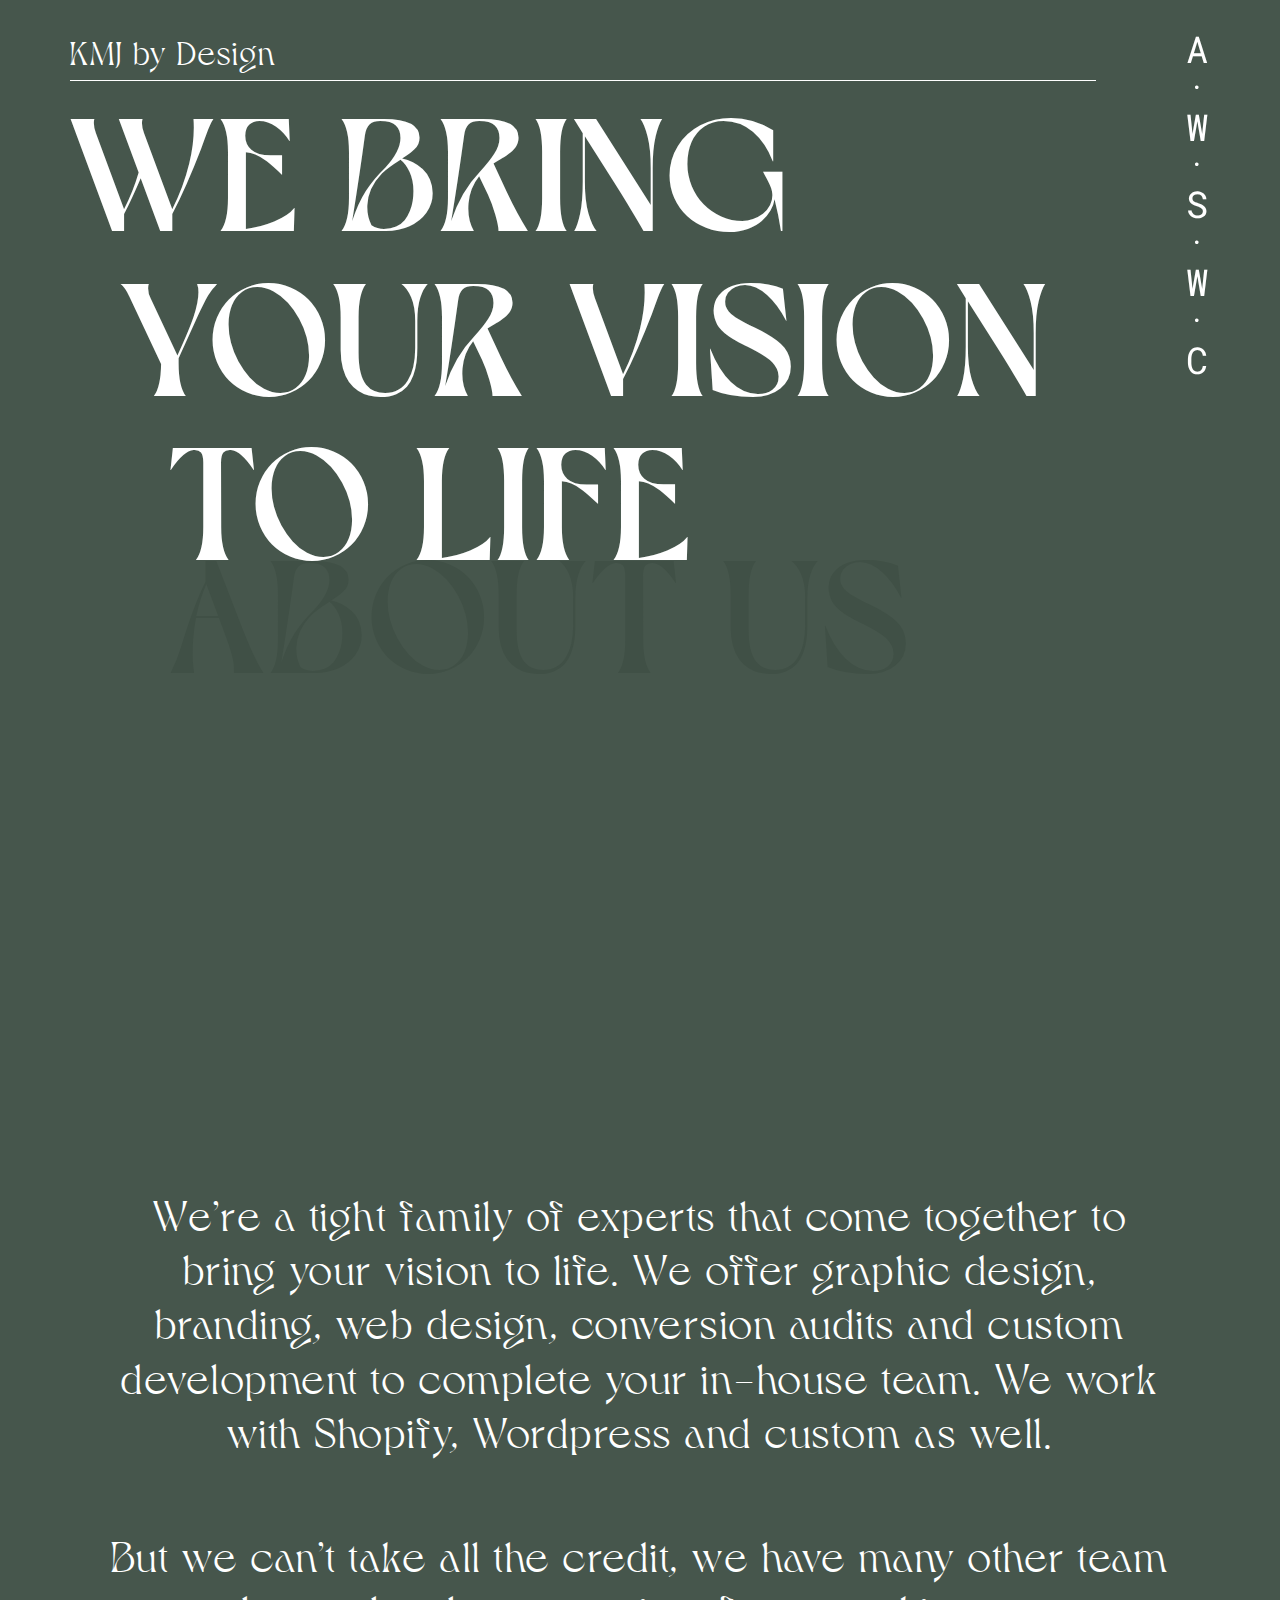
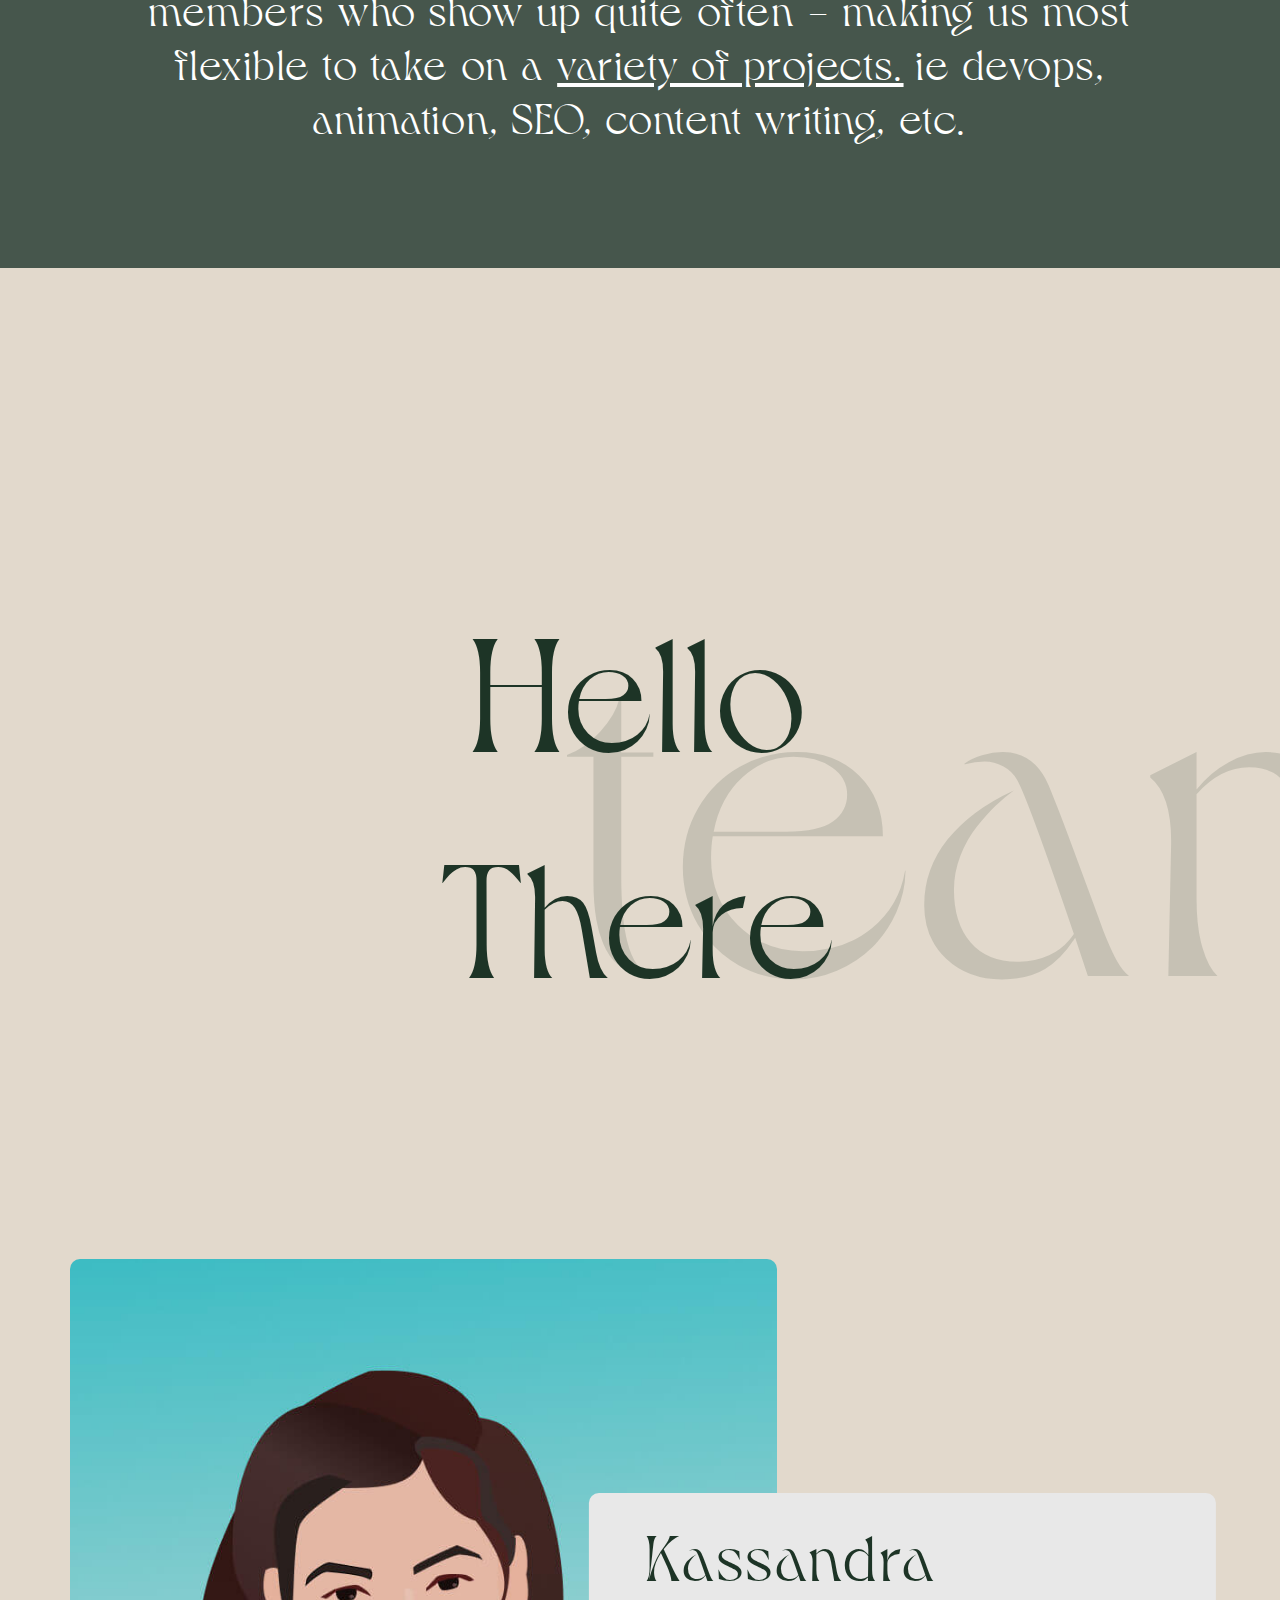
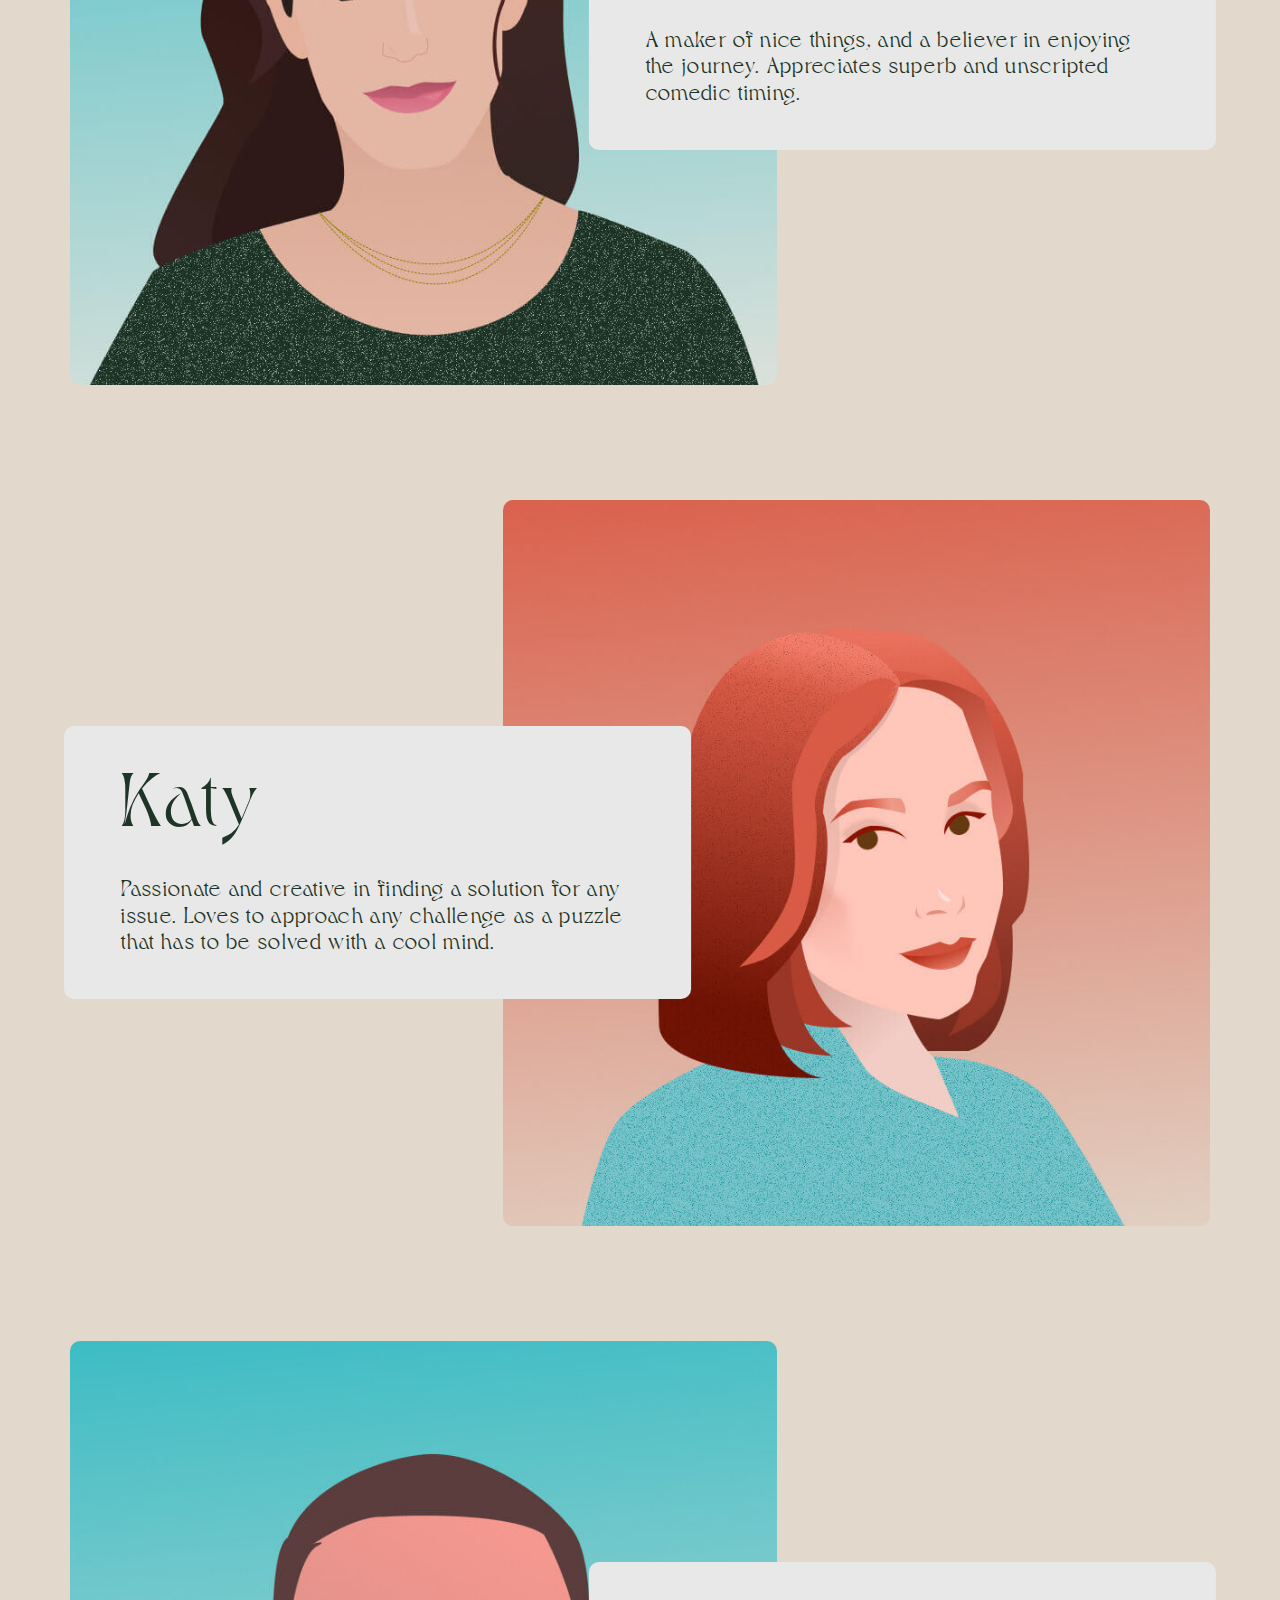
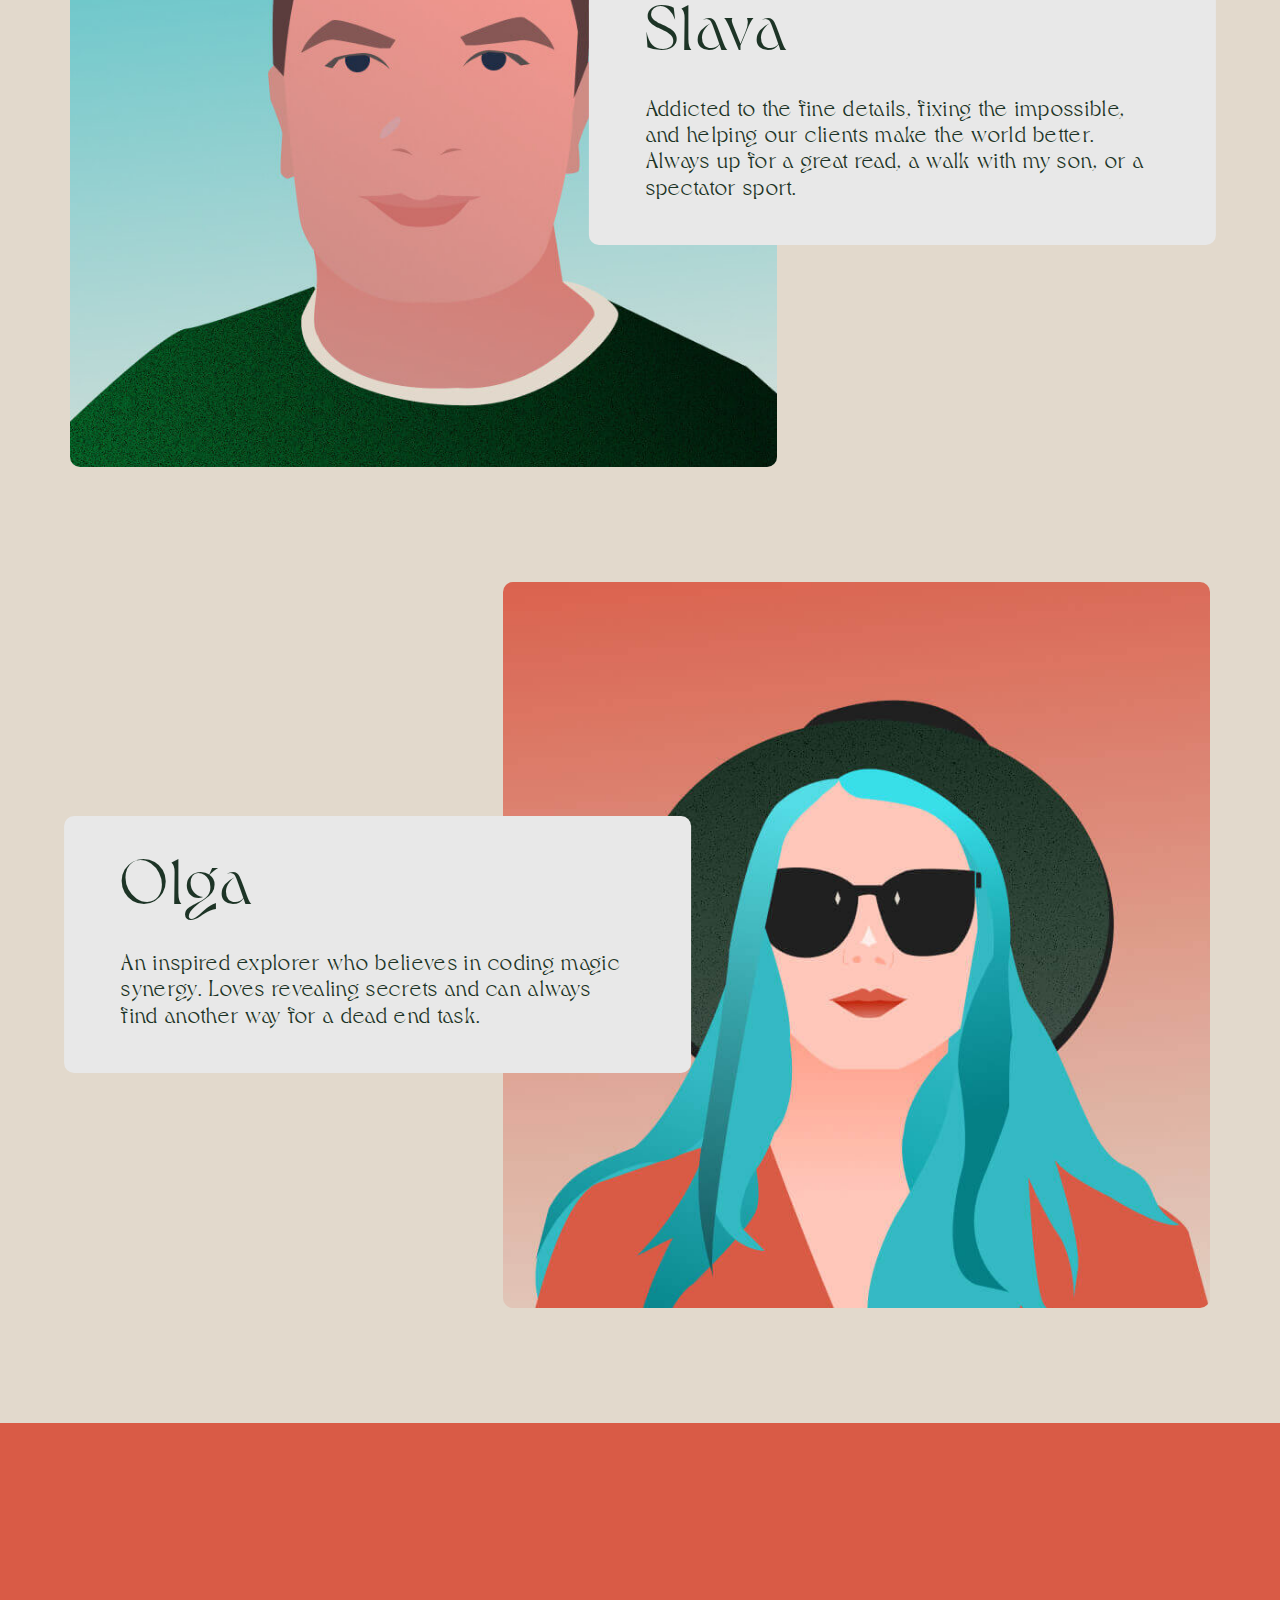
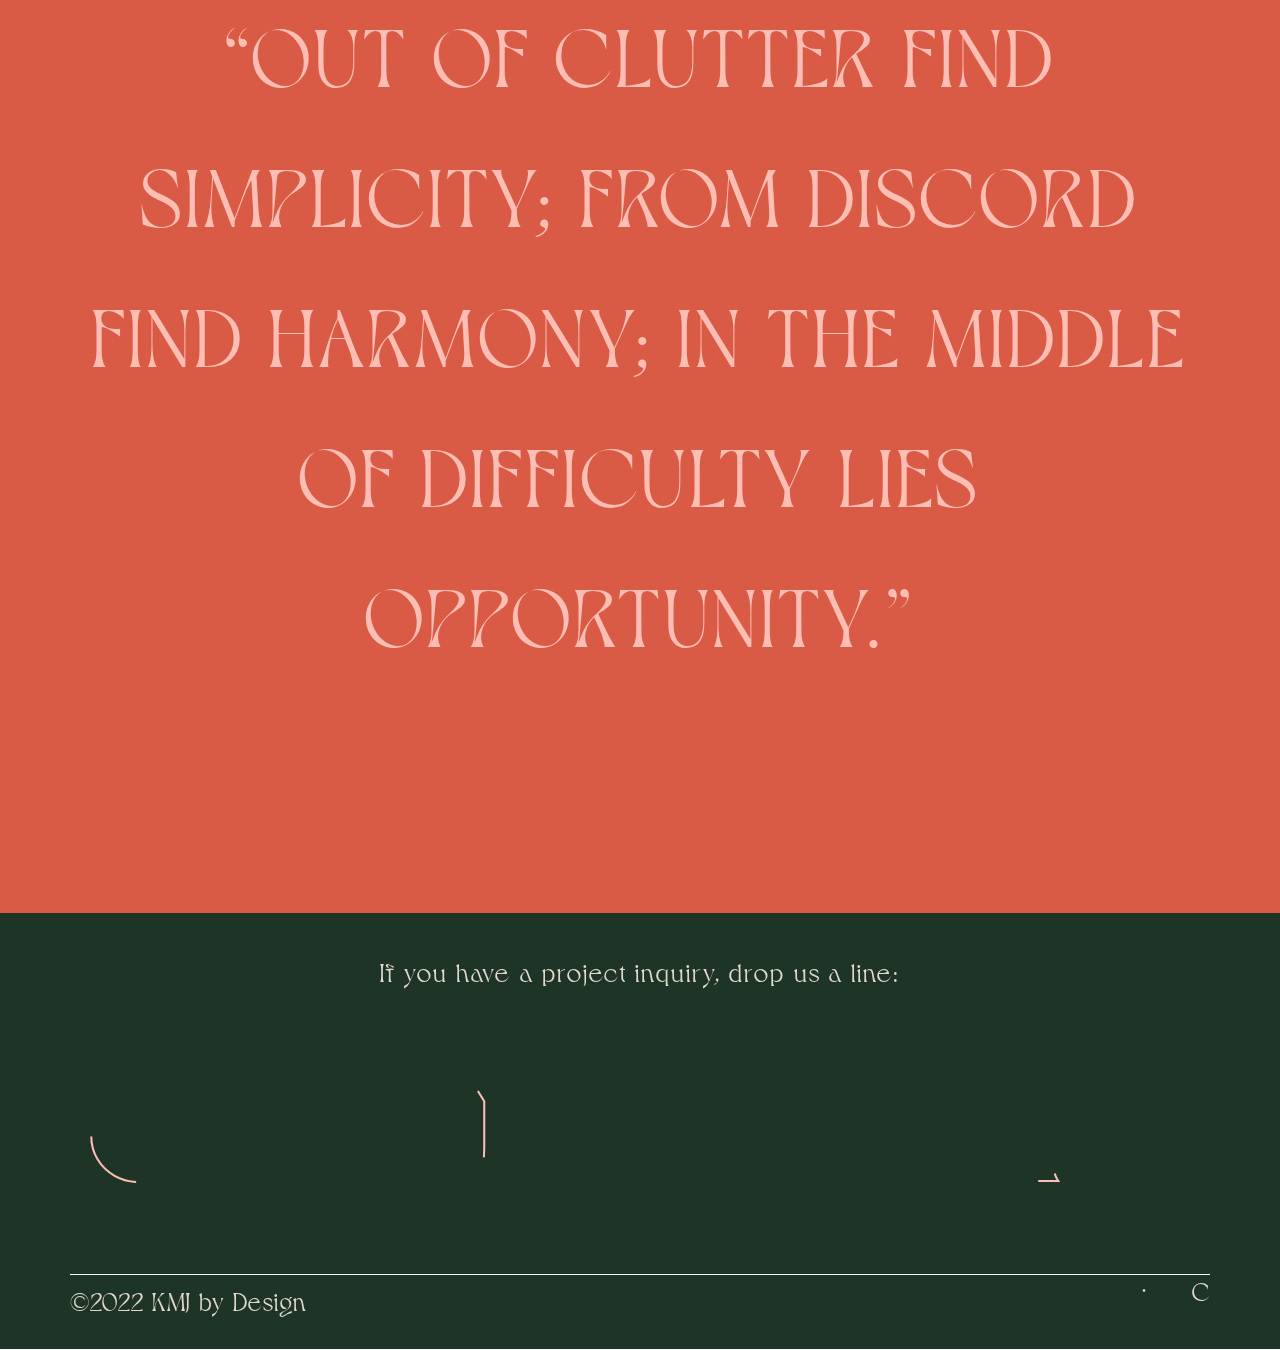
<file: about.html>
<!DOCTYPE html>
<html lang="en">
  <head>
    <meta charset="UTF-8" />
    <meta name="viewport" content="width=device-width, initial-scale=1.0" />
    <title>About | KMJ by Design</title>
    <link rel="stylesheet" href="styles/style.css" />
    <link rel="icon" type="image/png" href="./media/Favicon.svg" />
    <meta name="description" content="Rock Solid Web Design and Development" />
    <meta property="og:title" content="Rock Solid Web Design and Development" />
    <meta property="og:url" content="http://dev-kmj.kmjbydesign.com" />
    <meta
      property="og:image"
      content="http://dev-kmj.kmjbydesign.com/media/kmjbydesign.png"
    />
  </head>
  <body>
    <header>
      <div class="container">
        <div class="full-height about-full-height">
          <div class="logo-bar">
            <h1 class="mob-hide"><a href="index.html">KMJ by Design</a></h1>
          </div>
          <div class="menu-bar mob-hide">
            <nav>
                <ul>
                    <li><a href="about.html" class="first-menu">A<span>bout</span></a>
                    <li><a href="index.html#work" class="second-menu">W<span>ork</span></a></li>
                    <li><a href="shopify.html" class="third-menu">S<span>hopify</span></a></li>
                    <li><a href="wordpress.html" class="fourth-menu">W<span>ordPress</span></a></li>
                    <li><a href="mailto:hello@kmjbydesign.com" class="fifth-menu">C<span>ontact</span></a></li>
                </ul>
            </nav>
        </div>
          <div class="mob-menu desk-hide">
            <div class="mob-menu-grid">
              <h1><a href="index.html">KMJ by Design</a></h1>

              <span class="open-nav"><img src="./media/open.png" /></span>
            </div>
            <div class="sidenav">
              <div class="sidenav-header">
                <h1><a href="index.html">KMJ by Design</a></h1>
                <span class="close-nav"
                  ><span class="bar-top"></span>
                  <span></span>
                  <span class="bar-bottom"></span>
                </span>
              </div>
              <ul>
                <li><a href="about.html">About</a></li>
                <li><a href="index.html#work">Work</a></li>
                <li><a href="shopify.html">Shopify</a></li>
                <li><a href="wordpress.html">WordPress</a></li>
                <li><a href="mailto:hello@kmjbydesign.com">Contact</a></li>
              </ul>
            </div>
          </div>
          <div class="hero flex-start">
            <h2 class="mob-hide">
              <span>w</span><span>e </span><span>B</span><span>r</span
              ><span>i</span><span>n</span><span>g</span>
            </h2>
            <h2 class="fade-trigger second-title-line mob-hide">
              <span>y</span><span>o</span><span>u</span><span>r </span
              ><span>v</span><span>i</span><span>s</span><span>i</span
              ><span>o</span><span>n</span>
            </h2>
            <h2 class="third-title-line mob-hide">
              <span>t</span><span>o </span><span>l</span><span>i</span
              ><span>f</span><span>e</span>
            </h2>
            <h2 class="shadowed third-title-line mob-hide">about us</h2>
            <h2 class="shadowed third-title-line tablet-view">about us</h2>
            <h2 class="tablet-view tablet-second-line">we bring</h2>
            <h2 class="tablet-view tablet-third-line">your</h2>
            <h2 class="tablet-view tablet-fourth-line">vision to life</h2>
            <h2 class="about-desk-hide pt-100">about</h2>
            <h2 class="about-desk-hide">us</h2>
            <h2 class="about-desk-hide">
              &nbsp;we<span class="rotate-title about-rotate">bring</span>
            </h2>
            <h2 class="about-desk-hide">your</h2>
            <h2 class="about-desk-hide">vision</h2>
            <h2 class="about-desk-hide less-title">to life</h2>
          </div>
          <div class="under-scroll"></div>
        </div>
        <div class="under-hero about-under-hero">
         <p><span>W</span><span>e’</span><span>r</span><span>e</span> <span>a</span> <span>t</span><span>i</span><span>g</span><span>h</span><span>t</span> <span>f</span><span>a</span><span>m</span><span>i</span><span>l</span><span>y</span> of experts that come together <span>t</span><span>o</span> bring your vision to life. <span>W</span><span>e</span> offer graphic design, branding, web design, conversion audits and custom development <span>t</span><span>o</span> complete your in-house team. We work with Shopify, Wordpress and custom <span>a</span><span>s</span> well.</p>
          <p>But <span>w</span><span>e</span> can’t take <span>a</span><span>l</span><span>l</span> the credit, <span>w</span><span>e</span> have many other team members who show <span>u</span><span>p</span> quite often - making <span>u</span><span>s</span> most flexible to take on a <a href="index.html#work">variety of projects.</a> <span>i</span><span>e</span> devops, animation, SEO, content writing, etc.</p>
        </div>
      </div>
    </header>
    <main class="main-index">
      <div class="container container-z-index">
        <div class="main-heading service-top-point">
          <div class="front-heading">
            <h3>Hello</h3>
            <h3>There</h3>
          </div>
          <div class="back-heading">
            <h4>team</h4>
          </div>
        </div>
        <div class="row-wrap about-rows">
          <div class="content-row first-content-row">
            <div class="content-row__image">
              <img src="./media/Kassandra.jpg" />
            </div>
            <div class="content-row__content">
              <h4>Kassandra</h4>
              <p>
                A maker of nice things, and a believer in enjoying the journey.
                Appreciates superb and unscripted comedic timing.
              </p>
            </div>
          </div>
          <div class="content-row second-content-row">
            <div class="content-row__image"><img src="./media/Kate.jpg" /></div>
            <div class="content-row__content">
              <h4>Katy</h4>
              <p>
                Passionate and creative in finding a solution for any issue.
                Loves to approach any challenge as a puzzle that has to be
                solved with a cool mind.
              </p>
            </div>
          </div>
          <div class="content-row third-content-row">
            <div class="content-row__image">
              <img src="./media/Slava.jpg" />
            </div>
            <div class="content-row__content">
              <h4>Slava</h4>
              <p>
                Addicted to the fine details, fixing the impossible, and helping
                our clients make the world better. Always up for a great read, a
                walk with my son, or a spectator sport.
              </p>
            </div>
          </div>
          <div class="content-row fourth-content-row">
            <div class="content-row__image"><img src="./media/Olga.jpg" /></div>
            <div class="content-row__content">
              <h4>Olga</h4>
              <p>
                An inspired explorer who believes in coding magic synergy. Loves
                revealing secrets and can always find another way for a dead end
                task.
              </p>
            </div>
          </div>
        </div>
      </div>
      <div class="cite">
        <div class="container">
          <blockquote>
            “Out of clutter find simplicity; From discord find harmony; In the
            middle of difficulty lies opportunity.”
          </blockquote>
          <div class="cite-author">
            <p class="mob-hide landscape-visible">Albert Einstein</p>
            <p class="desk-hide">Alb</p>
            <p class="desk-hide">ert</p>
            <p class="desk-hide">Eins</p>
            <p class="desk-hide">tein</p>
          </div>
        </div>
      </div>
    </main>
    <footer id="contact">
      <div class="container">
        <p class="mob-hide">If you have a project inquiry, drop us a line:</p>
        <div class="get-in-touch mob-hide">
          <svg
            height="180"
            width="1100"
            stroke="#FEBEB3"
            stroke-width="2"
            class="text-line"
          >
            <text y="140" fill="none">GET IN TOUCH</text>
          </svg>
        </div>
        <div class="get-in-touch desk-hide xs-hide">
          <p>
            <span>G</span>
            <span>e</span>
            <span>t</span>
            <span>&nbsp;i</span>
            <span>n&nbsp;</span>
            <span>t</span>
            <span>o</span>
            <span>u</span>
            <span>c</span><span>h</span>
          </p>
        </div>
        <div class="get-in-touch desk-hide tablet-hide">
          <p>
            <span>G</span>
            <span>e</span>
            <span>t</span>
            <span>&nbsp;i</span>
            <span>n&nbsp;</span>
          </p>
          <p>
            <span>t</span>
            <span>o</span>
            <span>u</span>
            <span>c</span><span>h</span>
          </p>
        </div>
        <div class="error"></div>
        <div class="footer-copyright-alt">
          <div class="copyright"><p>&copy;2022 KMJ by Design</p></div>
          <div class="calendly-alt">
            <p class="before-calendly-alt">
              <a href="https://calendly.com/kmj/30min" target="_blank">C</a>
            </p>
            <p class="after-calendly-alt">
              <a href="https://calendly.com/kmj/30min" target="_blank"
                >Set a Meeting w/ Calendly</a
              >
            </p>
            <p class="after-calendly-alt desk-hide">
              <a href="https://calendly.com/kmj/30min" target="_blank"
                >Calendly</a
              >
            </p>
          </div>
        </div>
      </div>
    </footer>
    <script
      src="https://code.jquery.com/jquery-3.6.0.min.js"
      integrity="sha256-/xUj+3OJU5yExlq6GSYGSHk7tPXikynS7ogEvDej/m4="
      crossorigin="anonymous"
    ></script>
    <script src="./scripts/jquery.ripples.js"></script>
    <script src="./scripts/main.js"></script>
  </body>
</html>
</file>
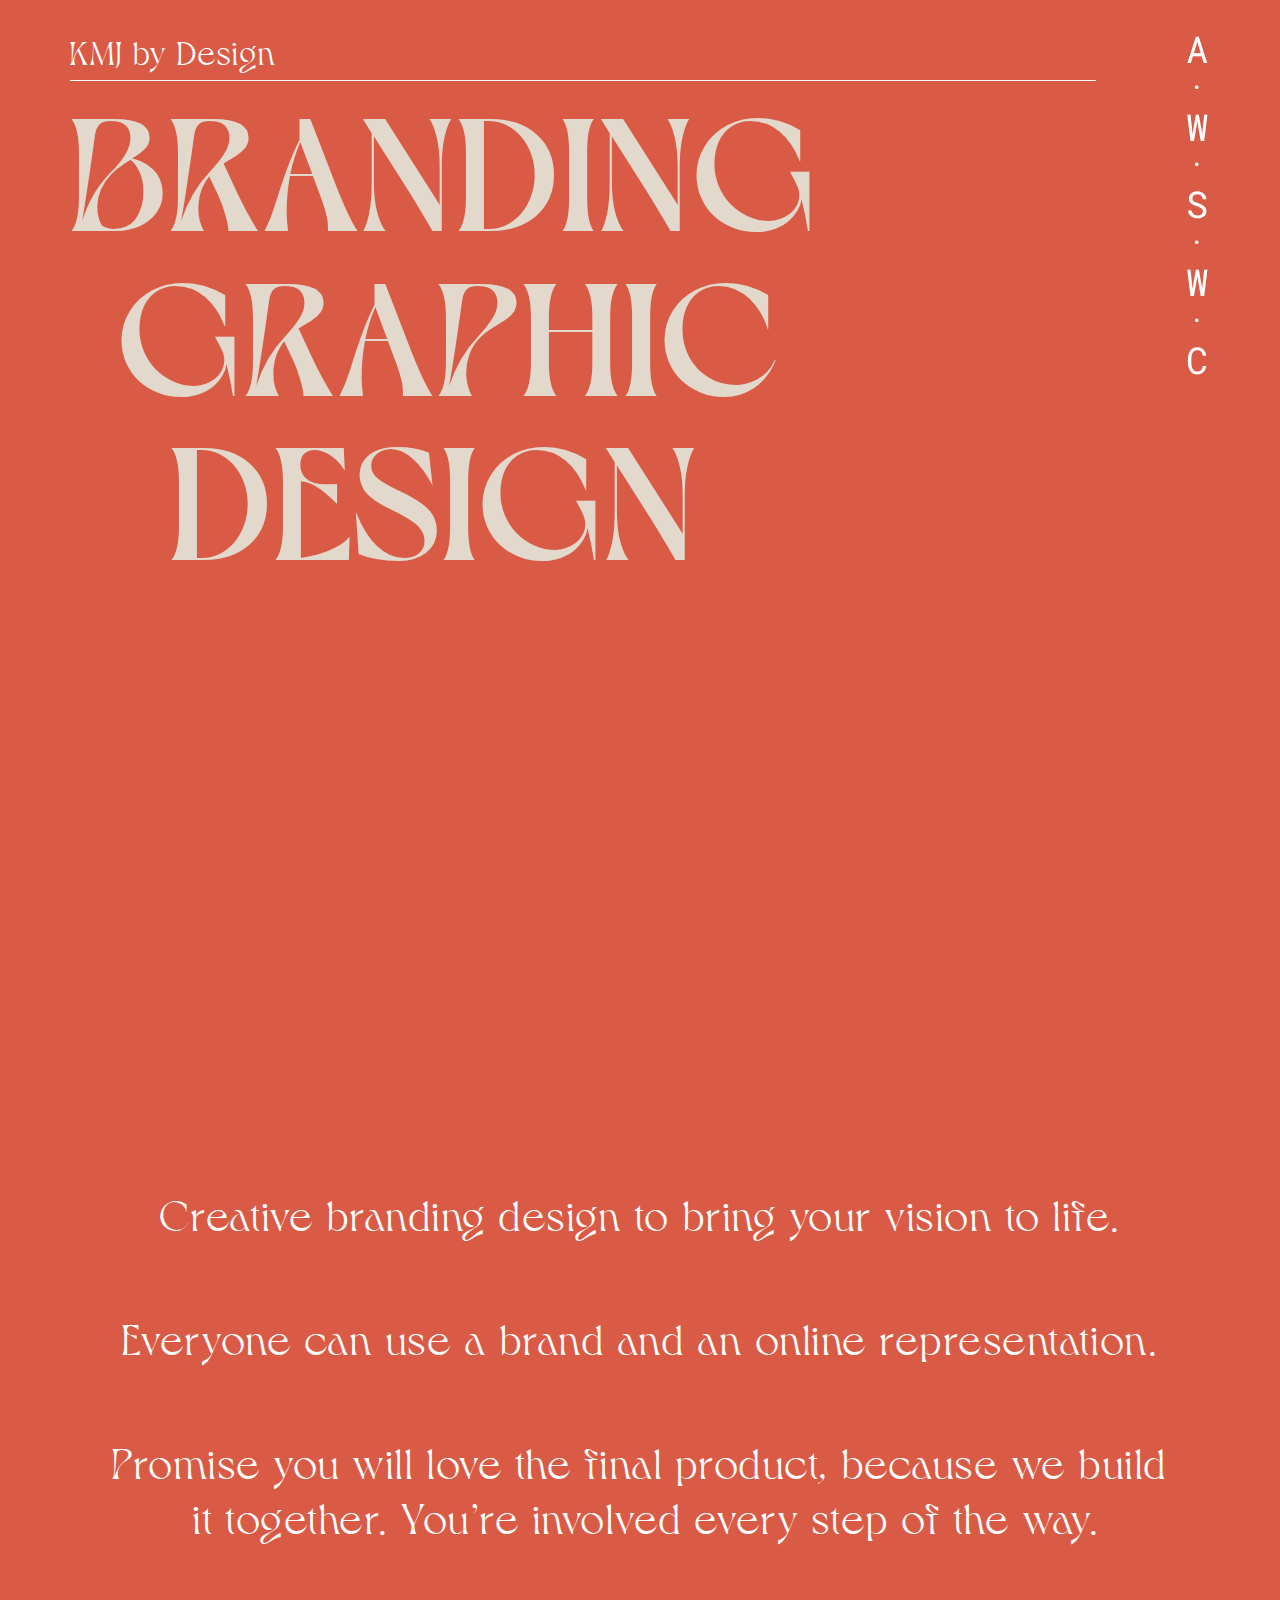
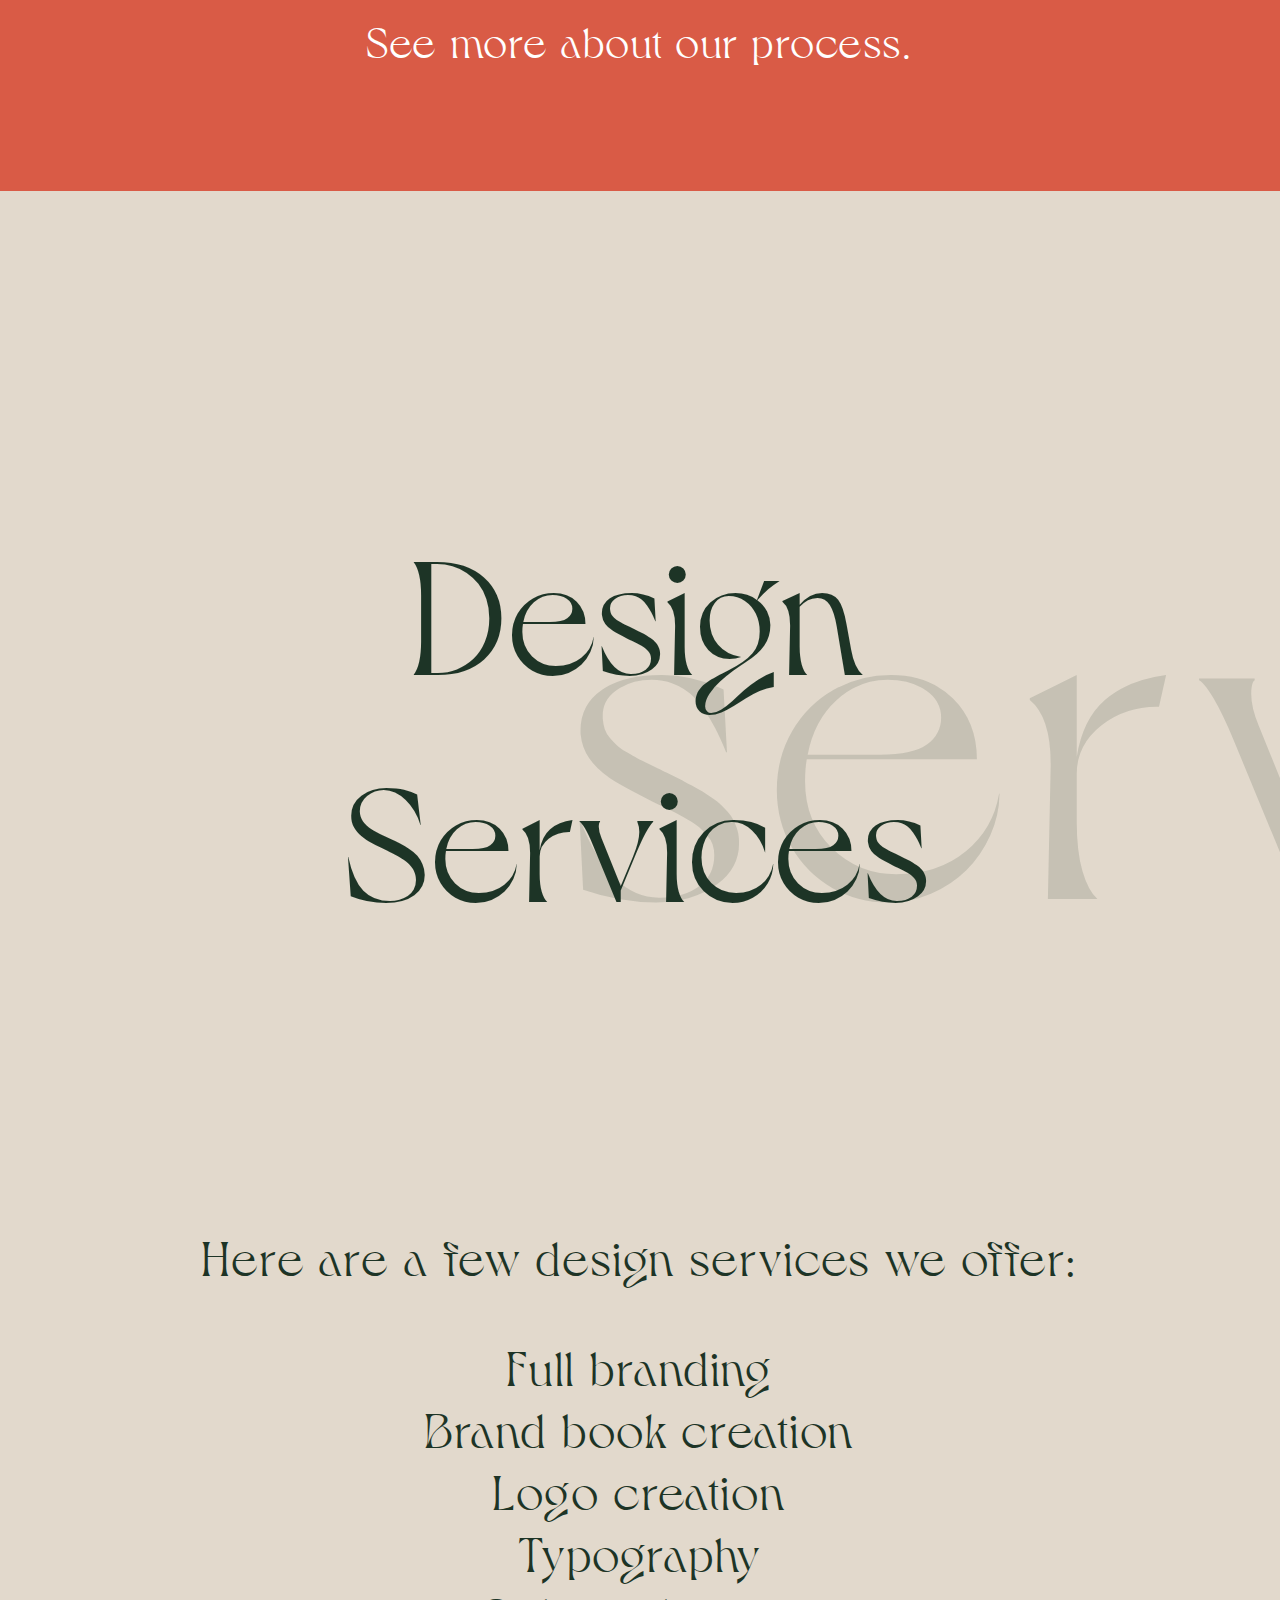
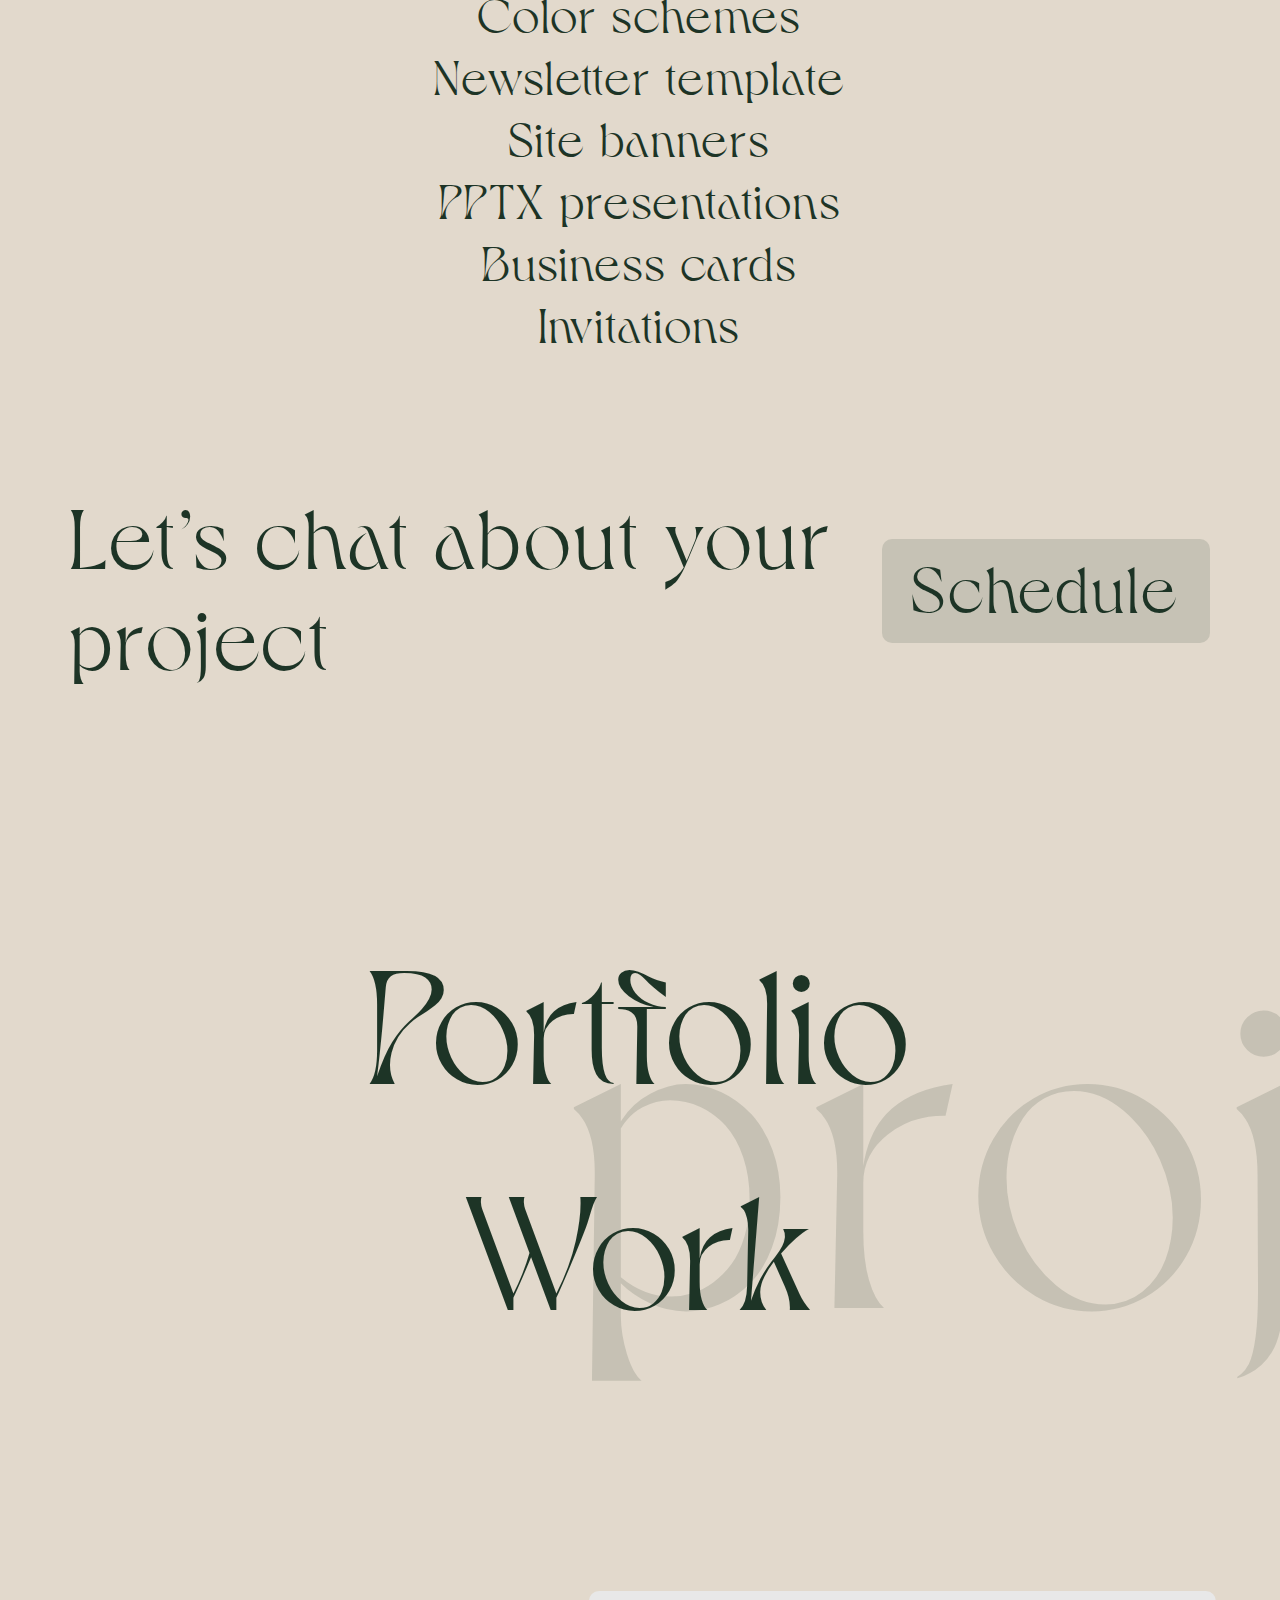
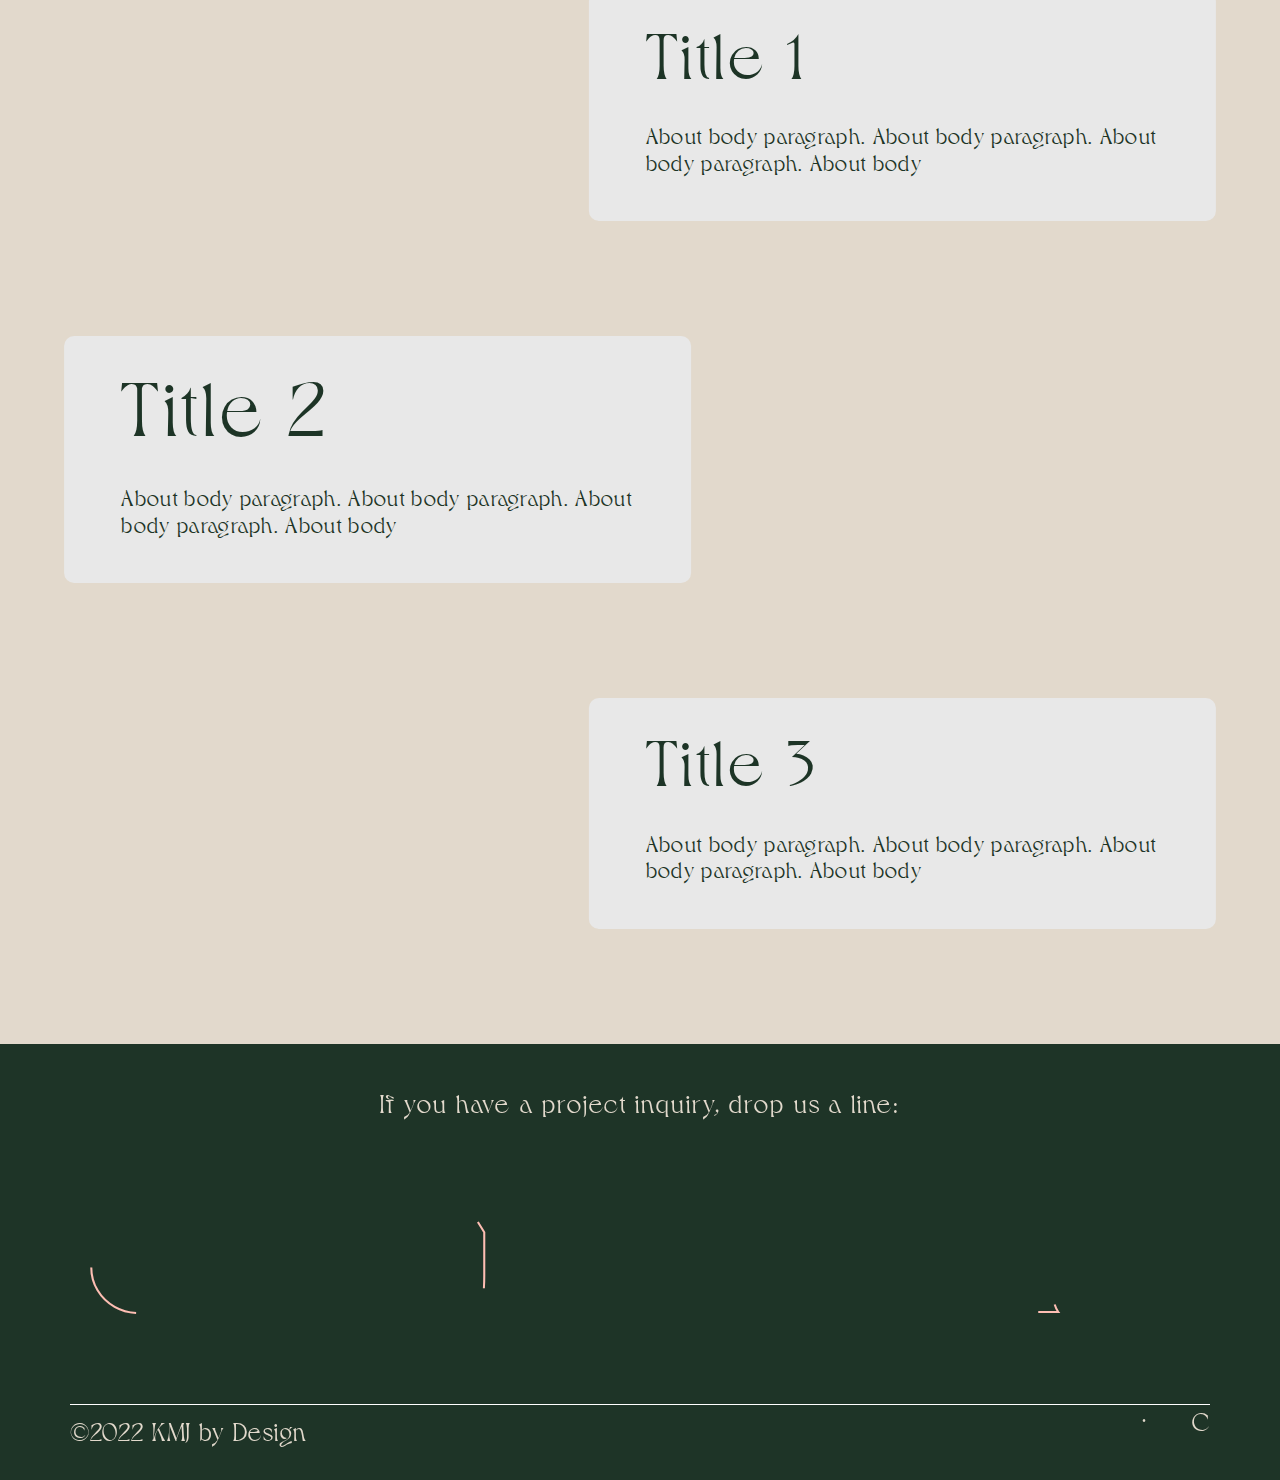
<file: design.html>
<!DOCTYPE html>
<html lang="en">
  <head>
    <meta charset="UTF-8" />
    <meta name="viewport" content="width=device-width, initial-scale=1.0" />
    <title>Branding Custom Design | KMJ by Design</title>
    <link rel="stylesheet" href="styles/style.css" />
    <link rel="icon" type="image/png" href="./media/Favicon.svg" />
    <meta name="description" content="Rock Solid Web Design and Development" />
    <meta property="og:url" content="https://kmjbydesign.com" />
<meta property="og:image" content="https://kmjbydesign.com/media/kmjbydesign.png" />
    <meta
      property="og:image"
      content="http://dev-kmj.kmjbydesign.com/media/kmjbydesign.png"
    />
  </head>
  <body>
    <header class="alt-header lottie-header">
      <div class="solid-color">
        <div class="container">
          <div class="full-height">
            <div class="logo-bar">
              <h1 class="mob-hide"><a href="index.html">KMJ by Design</a></h1>
            </div>
            <div class="menu-bar mob-hide">
              <nav>
                  <ul>
                      <li><a href="about.html" class="first-menu">A<span>bout</span></a>
                      <li><a href="index.html#work" class="second-menu">W<span>ork</span></a></li>
                      <li><a href="shopify.html" class="third-menu">S<span>hopify</span></a></li>
                      <li><a href="wordpress.html" class="fourth-menu">W<span>ordPress</span></a></li>
                      <li><a href="mailto:hello@kmjbydesign.com" class="fifth-menu">C<span>ontact</span></a></li>
                  </ul>
              </nav>
          </div>
            <div class="mob-menu desk-hide">
              <div class="mob-menu-grid">
                <h1><a href="index.html">KMJ by Design</a></h1>

                <span class="open-nav"><img src="./media/open.png" /></span>
              </div>
              <div class="sidenav">
                <div class="sidenav-header">
                  <h1><a href="index.html">KMJ by Design</a></h1>
                  <span class="close-nav"
                    ><span class="bar-top"></span>
                    <span></span>
                    <span class="bar-bottom"></span>
                  </span>
                </div>
                <ul>
                  <li><a href="about.html">About</a></li>
                  <li><a href="index.html#work">Work</a></li>
                  <li><a href="shopify.html">Shopify</a></li>
                  <li><a href="wordpress.html">WordPress</a></li>
                  <li><a href="mailto:hello@kmjbydesign.com">Contact</a></li>
                </ul>
              </div>
            </div>
            <div class="hero not-flex">
              <h2 class="fade-trigger mob-hide">
                <span>B</span><span>r</span><span>a</span><span>n</span
                ><span>d</span><span>i</span><span>n</span><span>g</span>
              </h2>
              <h2 class="second-title-line mob-hide">
                <span>G</span><span>r</span><span>a</span><span>p</span
                ><span>h</span><span>i</span><span>c</span>
              </h2>
              <h2 class="third-title-line mob-hide">
                <span>D</span><span>e</span><span>s</span><span>i</span
                ><span>g</span><span>n</span>
              </h2>
              <h2 class="desk-hide hero-bigger-title pt-100">Graphic</h2>
              <h2 class="desk-hide hero-bigger-title">design</h2>
            </div>
          </div>
        </div>
        <div class="gradient-color">
          <div class="under-scroll"></div>
        </div>
        <div class="under-hero">
          <p>
            <span>Creative</span><span>&nbsp;branding</span
            ><span>&nbsp;design</span><span>&nbsp;to</span
            ><span>&nbsp;bring</span><span>&nbsp;your</span
            ><span>&nbsp;vision</span><span>&nbsp;to</span
            ><span>&nbsp;life.</span>
          </p>
          <p>
            <span>Everyone</span><span>&nbsp;can</span><span>&nbsp;use</span
            ><span>&nbsp;a</span><span>&nbsp;brand</span><span>&nbsp;and</span
            ><span>&nbsp;an</span><span>&nbsp;online</span
            ><span>&nbsp;representation.</span>
          </p>

          <p>
            <span>Promise</span><span>&nbsp;you</span><span>&nbsp;will</span
            ><span>&nbsp;love</span><span>&nbsp;the</span
            ><span>&nbsp;final</span><span>&nbsp;product,</span
            ><span>&nbsp;because</span><span>&nbsp;we</span
            ><span>&nbsp;build</span><span>&nbsp;it</span
            ><span> &nbsp;together.</span><span>&nbsp;You’re</span
            ><span> &nbsp;involved</span><span>&nbsp;every</span
            ><span>&nbsp;step</span><span>&nbsp;of</span><span>&nbsp;the</span
            ><span>&nbsp;way.</span>
          </p>

          <p>
            <span>See</span><span>&nbsp;more</span><span>&nbsp;about</span
            ><span>&nbsp;our</span><span>&nbsp;process.</span>
          </p>
        </div>
      </div>
    </header>
    <main class="main-index">
      <div class="container container-z-index service-container">
        <div class="main-heading service-top-point">
          <div class="front-heading">
            <h3>Design</h3>
            <h3>Services</h3>
          </div>
          <div class="back-heading">
            <h4>services</h4>
          </div>
        </div>
        <div class="services-section">
          <p>Here are a few design services we offer:</p>
          <ul>
            <li>Full branding</li>
            <li>Brand book creation</li>
            <li>Logo creation</li>
            <li>Typography</li>
            <li>Color schemes</li>
            <li>Newsletter template</li>
            <li>Site banners</li>
            <li>PPTX presentations</li>
            <li>Business cards</li>
            <li>Invitations</li>
          </ul>
        </div>

        <div class="services-chat">
          <div class="services-heading">
            <h3>Let’s chat about your project</h3>
          </div>
          <div class="services-link">
            <a href="https://calendly.com/kmj/30min" target="_blank"
              >Schedule</a
            >
          </div>
        </div>

        <div class="main-heading service-point">
          <div class="front-heading">
            <h3>Portfolio</h3>
            <h3>Work</h3>
          </div>
          <div class="back-heading">
            <h4>projects</h4>
          </div>
        </div>
        <div class="row-wrap">
          <div class="content-row">
            <div class="content-row__image"></div>
            <div class="content-row__content">
              <h4>Title 1</h4>
              <p>
                About body paragraph. About body paragraph. About body
                paragraph. About body
              </p>
            </div>
          </div>
          <div class="content-row">
            <div class="content-row__image"></div>
            <div class="content-row__content">
              <h4>Title 2</h4>
              <p>
                About body paragraph. About body paragraph. About body
                paragraph. About body
              </p>
            </div>
          </div>
          <div class="content-row get-trigger">
            <div class="content-row__image"></div>
            <div class="content-row__content">
              <h4>Title 3</h4>
              <p>
                About body paragraph. About body paragraph. About body
                paragraph. About body
              </p>
            </div>
          </div>
        </div>
      </div>
    </main>
    <footer id="contact">
      <div class="container">
        <p class="mob-hide">If you have a project inquiry, drop us a line:</p>
        <div class="get-in-touch mob-hide">
          <svg
            height="180"
            width="1100"
            stroke="#FEBEB3"
            stroke-width="2"
            class="text-line"
          >
            <text y="140" fill="none">GET IN TOUCH</text>
          </svg>
        </div>
        <div class="get-in-touch desk-hide xs-hide">
          <p>
            <span>G</span>
            <span>e</span>
            <span>t</span>
            <span>&nbsp;i</span>
            <span>n&nbsp;</span>
            <span>t</span>
            <span>o</span>
            <span>u</span>
            <span>c</span><span>h</span>
          </p>
        </div>
        <div class="get-in-touch desk-hide tablet-hide">
          <p>
            <span>G</span>
            <span>e</span>
            <span>t</span>
            <span>&nbsp;i</span>
            <span>n&nbsp;</span>
          </p>
          <p>
            <span>t</span>
            <span>o</span>
            <span>u</span>
            <span>c</span><span>h</span>
          </p>
        </div>
        <div class="error"></div>
        <div class="footer-copyright-alt">
          <div class="copyright"><p>&copy;2022 KMJ by Design</p></div>
          <div class="calendly-alt">
            <p class="before-calendly-alt">
              <a href="https://calendly.com/kmj/30min" target="_blank">C</a>
            </p>
            <p class="after-calendly-alt">
              <a href="https://calendly.com/kmj/30min" target="_blank"
                >Set a Meeting w/ Calendly</a
              >
            </p>
            <p class="after-calendly-alt desk-hide">
              <a href="https://calendly.com/kmj/30min" target="_blank"
                >Calendly</a
              >
            </p>
          </div>
        </div>
      </div>
    </footer>
    <script
      src="https://code.jquery.com/jquery-3.6.0.min.js"
      integrity="sha256-/xUj+3OJU5yExlq6GSYGSHk7tPXikynS7ogEvDej/m4="
      crossorigin="anonymous"
    ></script>
    <script src="./scripts/jquery.ripples.js"></script>
    <script src="./scripts/main.js"></script>
  </body>
</html>
</file>
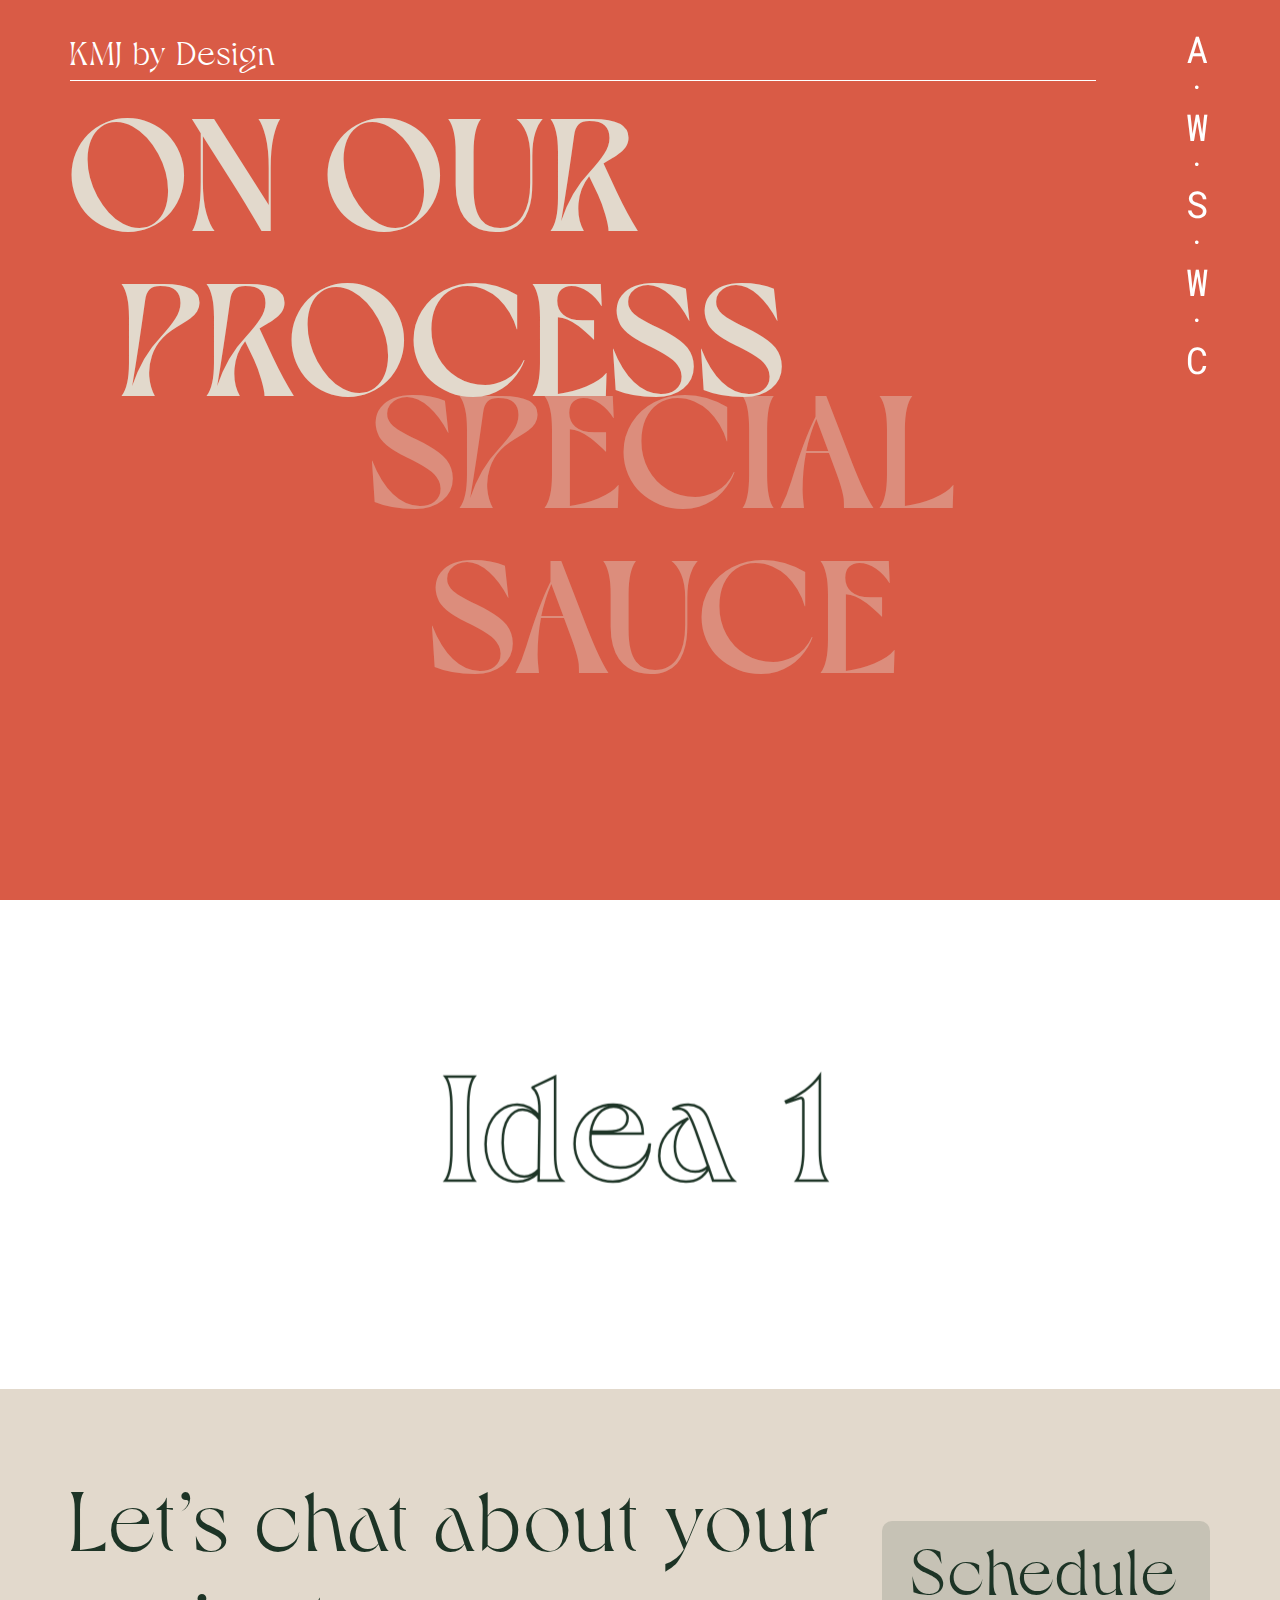
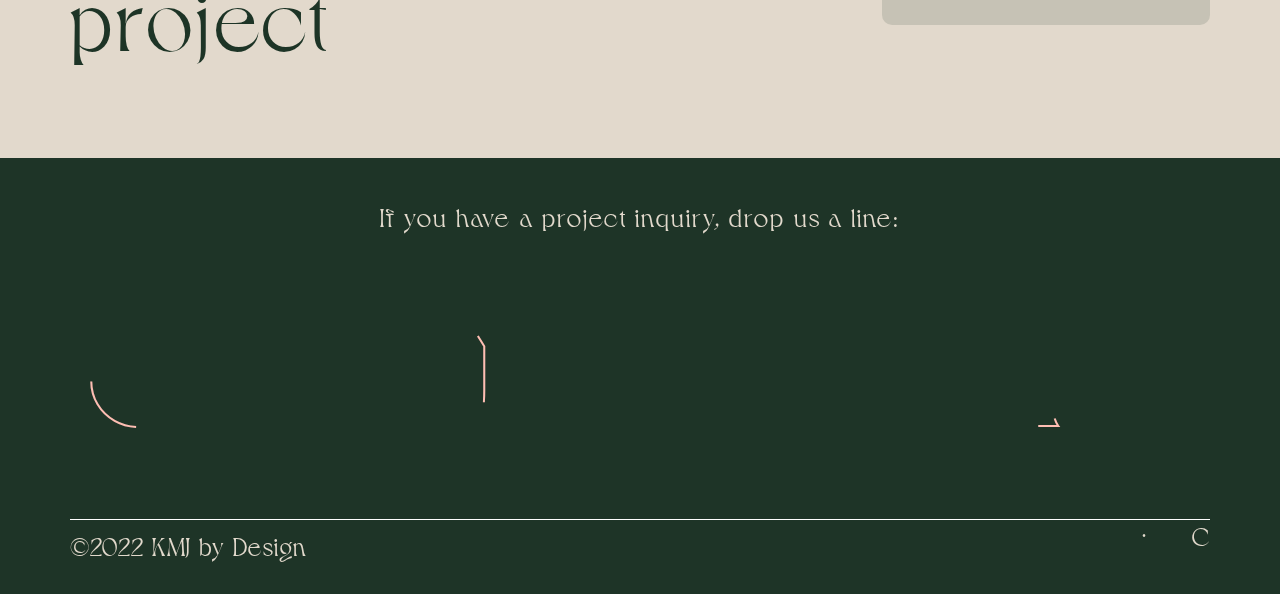
<file: process.html>
<!DOCTYPE html>
<html lang="en">
  <head>
    <meta charset="UTF-8" />
    <meta name="viewport" content="width=device-width, initial-scale=1.0" />
    <title>Process | KMJ by Design</title>
    <link rel="stylesheet" href="styles/style.css" />
    <link rel="stylesheet" href="styles/picker.css" />
    <link rel="icon" type="image/png" href="./media/Favicon.svg" />
    <meta name="description" content="Rock Solid Web Design and Development" />
    <meta property="og:url" content="https://kmjbydesign.com" />
<meta property="og:image" content="https://kmjbydesign.com/media/kmjbydesign.png" />
    <meta
      property="og:image"
      content="http://dev-kmj.kmjbydesign.com/media/kmjbydesign.png"
    />
  </head>
  <body>
    <header class="alt-header">
      <div class="solid-color">
        <div class="container">
          <div class="full-height">
            <div class="logo-bar">
              <h1 class="mob-hide"><a href="index.html">KMJ by Design</a></h1>
            </div>
            <div class="menu-bar mob-hide">
              <nav>
                  <ul>
                      <li><a href="about.html" class="first-menu">A<span>bout</span></a>
                      <li><a href="index.html#work" class="second-menu">W<span>ork</span></a></li>
                      <li><a href="shopify.html" class="third-menu">S<span>hopify</span></a></li>
                      <li><a href="wordpress.html" class="fourth-menu">W<span>ordPress</span></a></li>
                      <li><a href="mailto:hello@kmjbydesign.com" class="fifth-menu">C<span>ontact</span></a></li>
                  </ul>
              </nav>
          </div>
            <div class="mob-menu desk-hide">
              <div class="mob-menu-grid">
                <h1><a href="index.html">KMJ by Design</a></h1>

                <span class="open-nav"><img src="./media/open.png" /></span>
              </div>
              <div class="sidenav">
                <div class="sidenav-header">
                  <h1><a href="index.html">KMJ by Design</a></h1>
                  <span class="close-nav"
                    ><span class="bar-top"></span>
                    <span></span>
                    <span class="bar-bottom"></span>
                  </span>
                </div>
                <ul>
                  <li><a href="about.html">About</a></li>
                  <li><a href="index.html#work">Work</a></li>
                  <li><a href="shopify.html">Shopify</a></li>
                  <li><a href="wordpress.html">WordPress</a></li>
                  <li><a href="mailto:hello@kmjbydesign.com">Contact</a></li>
                </ul>
              </div>
            </div>
            <div class="hero not-flex">
              <h2 class="mob-hide">
                <span>O</span><span>n </span><span>O</span><span>u</span
                ><span>r</span>
              </h2>
              <h2 class="second-title-line mob-hide">
                <span>P</span><span>r</span><span>o</span><span>c</span
                ><span>e</span><span>s</span><span>s</span>
              </h2>
              <h2 class="shadowed second-title-line mob-hide">Special sauce</h2>
              <h2 class="desk-hide hero-bigger-title pt-100">our</h2>
              <h2 class="desk-hide hero-bigger-title">process</h2>
            </div>
          </div>
        </div>
      </div>
    </header>
    <div class="alt-middle">
      <div id="day-picker"></div>
      <div class="output"></div>
    </div>
    <main class="main-index">
      <div class="container chat-container">
        <div class="row-wrap">
          <div class="services-chat">
            <div class="services-heading">
              <h3>Let’s chat about your project</h3>
            </div>
            <div class="services-link">
              <a href="https://calendly.com/kmj/30min" target="_blank"
                >Schedule</a
              >
            </div>
          </div>
        </div>
      </div>
    </main>
    <footer id="contact">
      <div class="container">
        <p class="mob-hide">If you have a project inquiry, drop us a line:</p>
        <div class="get-in-touch mob-hide">
          <svg
            height="180"
            width="1100"
            stroke="#FEBEB3"
            stroke-width="2"
            class="text-line"
          >
            <text y="140" fill="none">GET IN TOUCH</text>
          </svg>
        </div>
        <div class="get-in-touch desk-hide xs-hide">
          <p>
            <span>G</span>
            <span>e</span>
            <span>t</span>
            <span>&nbsp;i</span>
            <span>n&nbsp;</span>
            <span>t</span>
            <span>o</span>
            <span>u</span>
            <span>c</span><span>h</span>
          </p>
        </div>
        <div class="get-in-touch desk-hide tablet-hide">
          <p>
            <span>G</span>
            <span>e</span>
            <span>t</span>
            <span>&nbsp;i</span>
            <span>n&nbsp;</span>
          </p>
          <p>
            <span>t</span>
            <span>o</span>
            <span>u</span>
            <span>c</span><span>h</span>
          </p>
        </div>
        <div class="error"></div>
        <div class="footer-copyright-alt">
          <div class="copyright"><p>&copy;2022 KMJ by Design</p></div>
          <div class="calendly-alt">
            <p class="before-calendly-alt">
              <a href="https://calendly.com/kmj/30min" target="_blank">C</a>
            </p>
            <p class="after-calendly-alt">
              <a href="https://calendly.com/kmj/30min" target="_blank"
                >Set a Meeting w/ Calendly</a
              >
            </p>
            <p class="after-calendly-alt desk-hide">
              <a href="https://calendly.com/kmj/30min" target="_blank"
                >Calendly</a
              >
            </p>
          </div>
        </div>
      </div>
    </footer>
    <script
      src="https://code.jquery.com/jquery-3.6.0.min.js"
      integrity="sha256-/xUj+3OJU5yExlq6GSYGSHk7tPXikynS7ogEvDej/m4="
      crossorigin="anonymous"
    ></script>
    <script src="./scripts/jquery.ripples.js"></script>
    <script src="./scripts/jquery.picker.js"></script>
    <script src="./scripts/main.js"></script>
  </body>
</html>
</file>
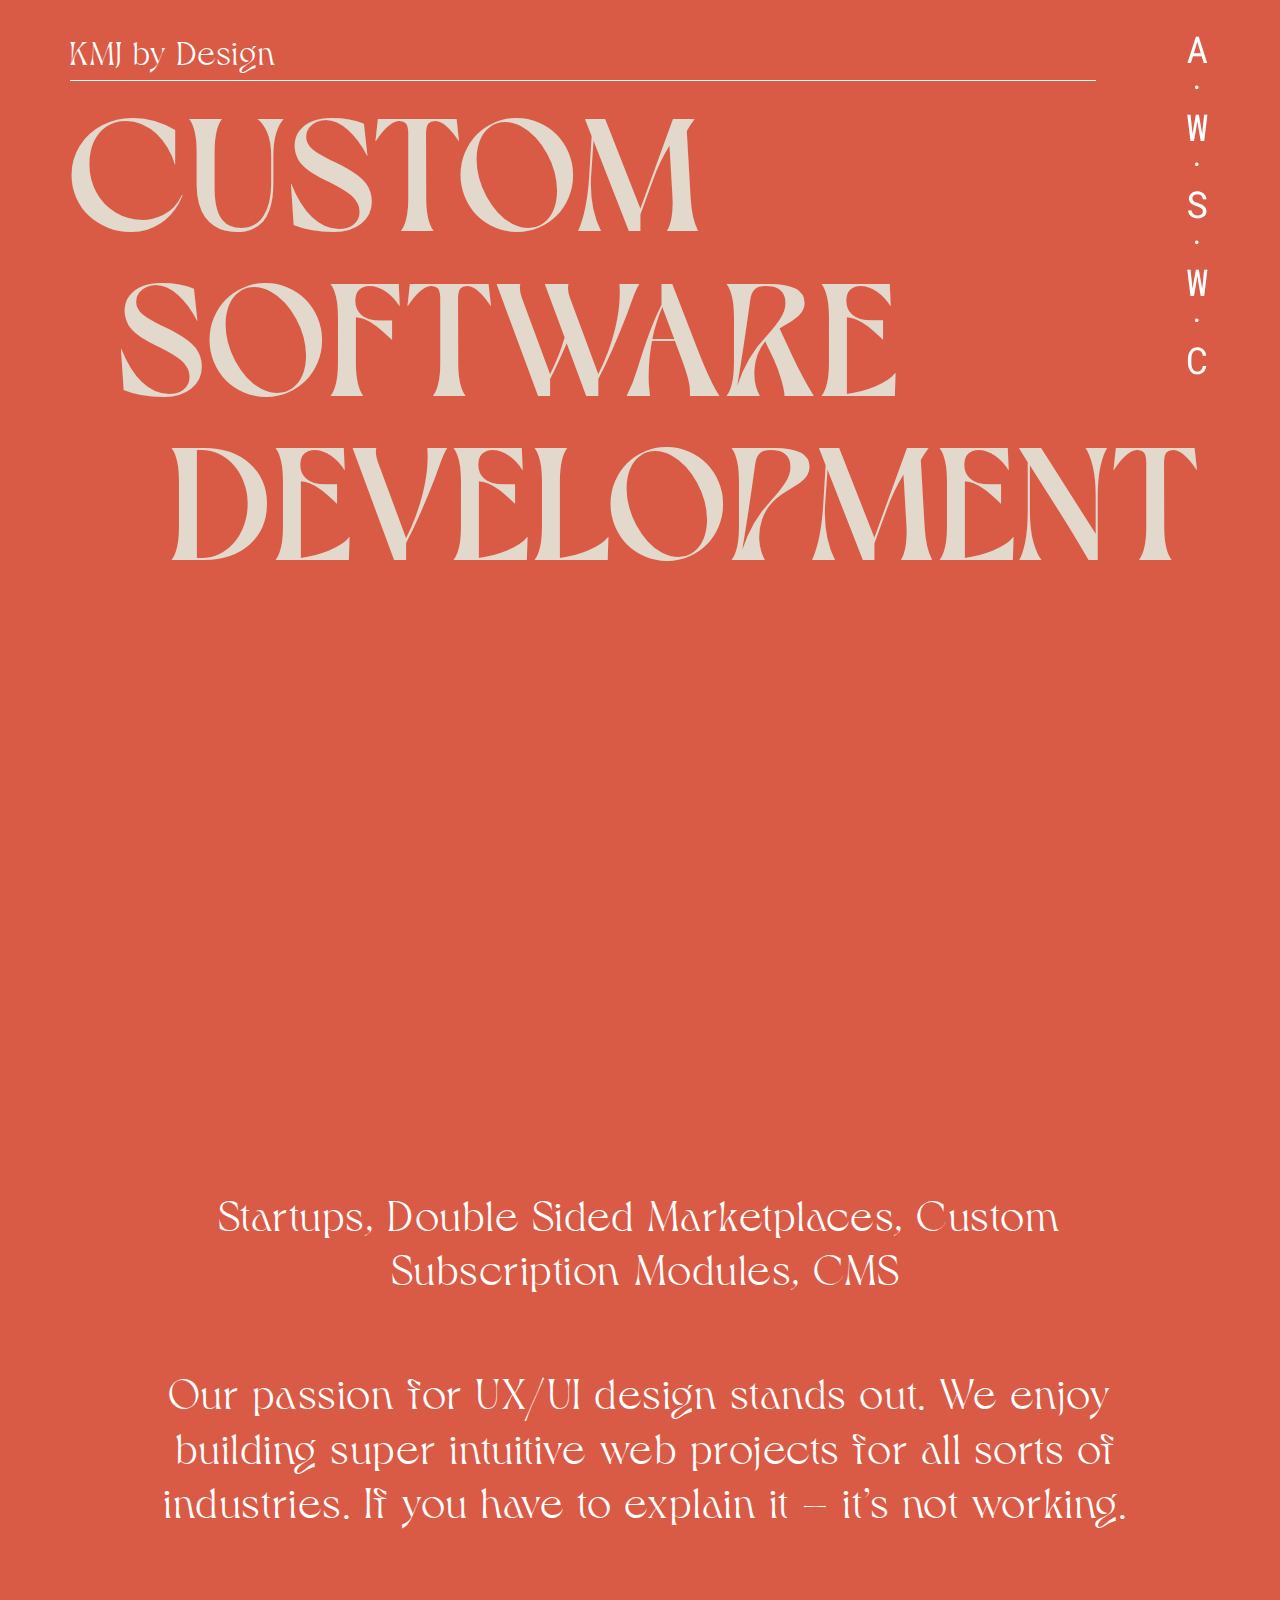
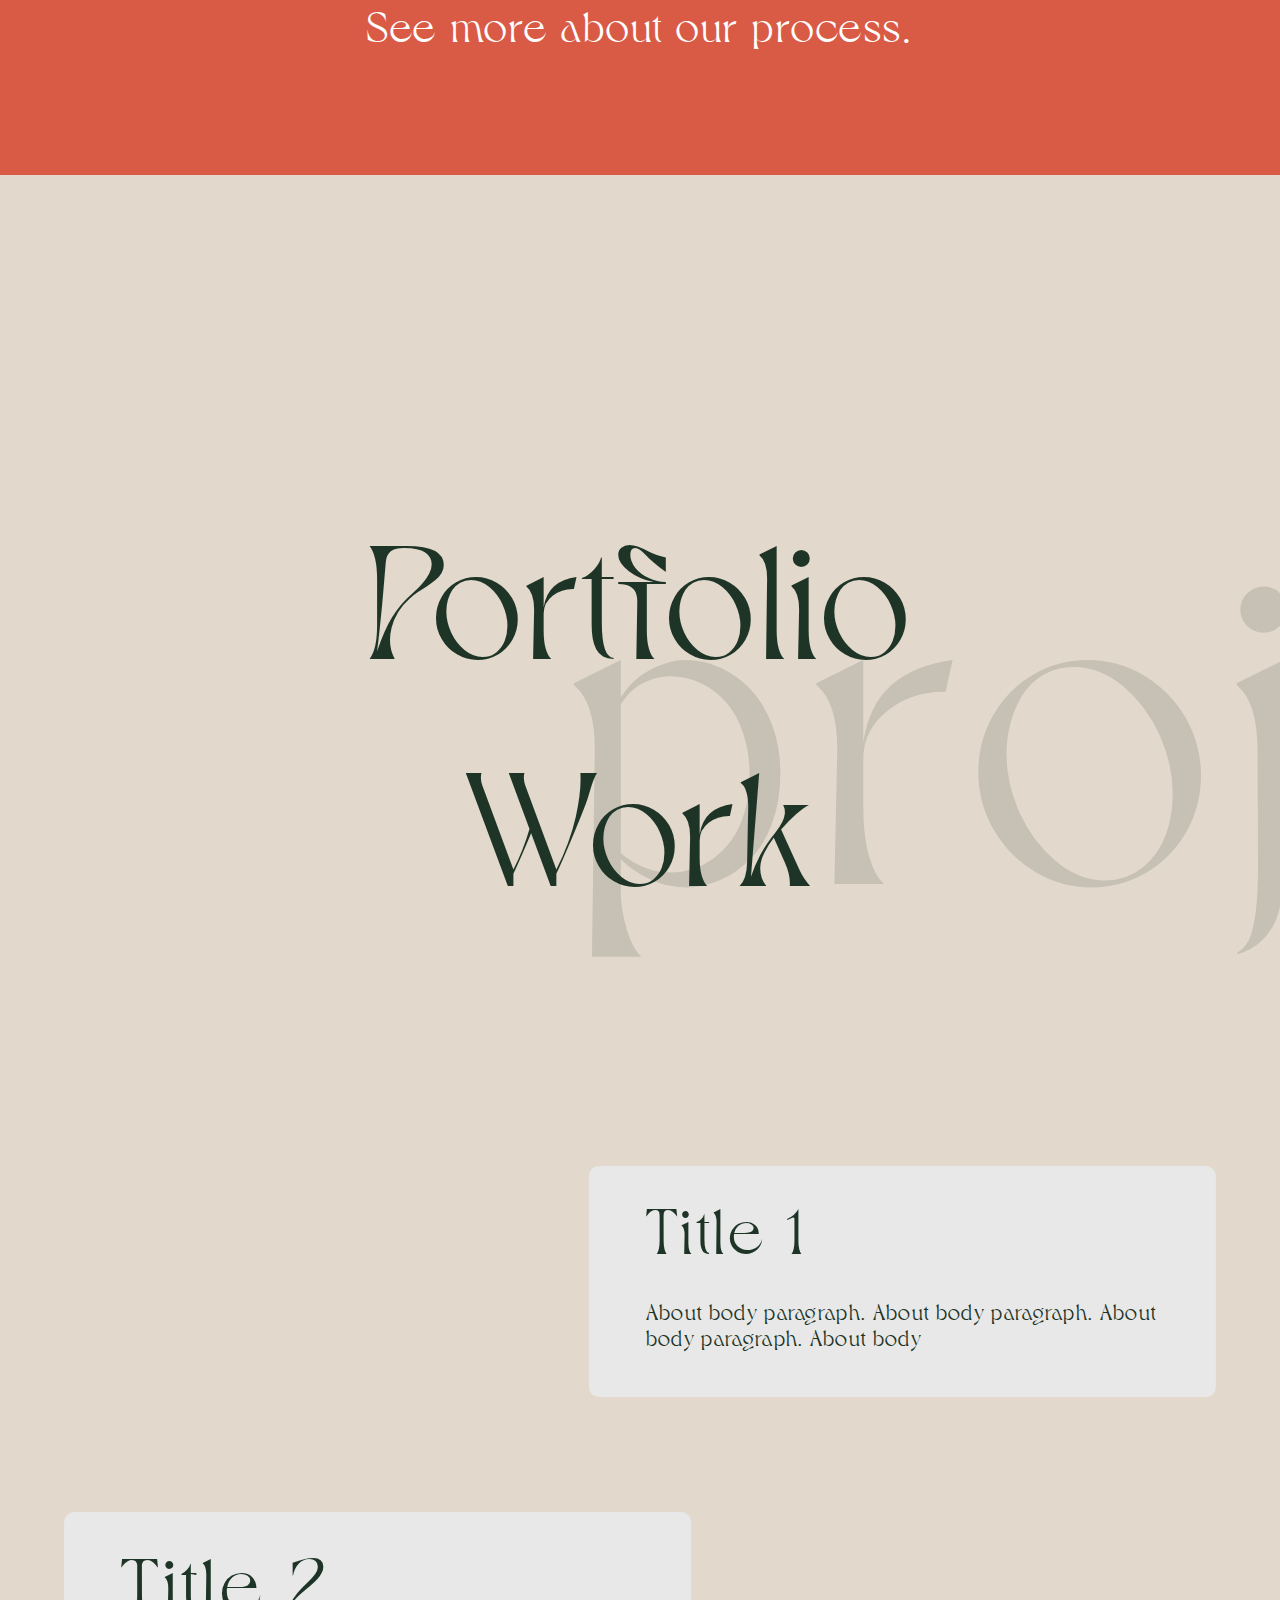
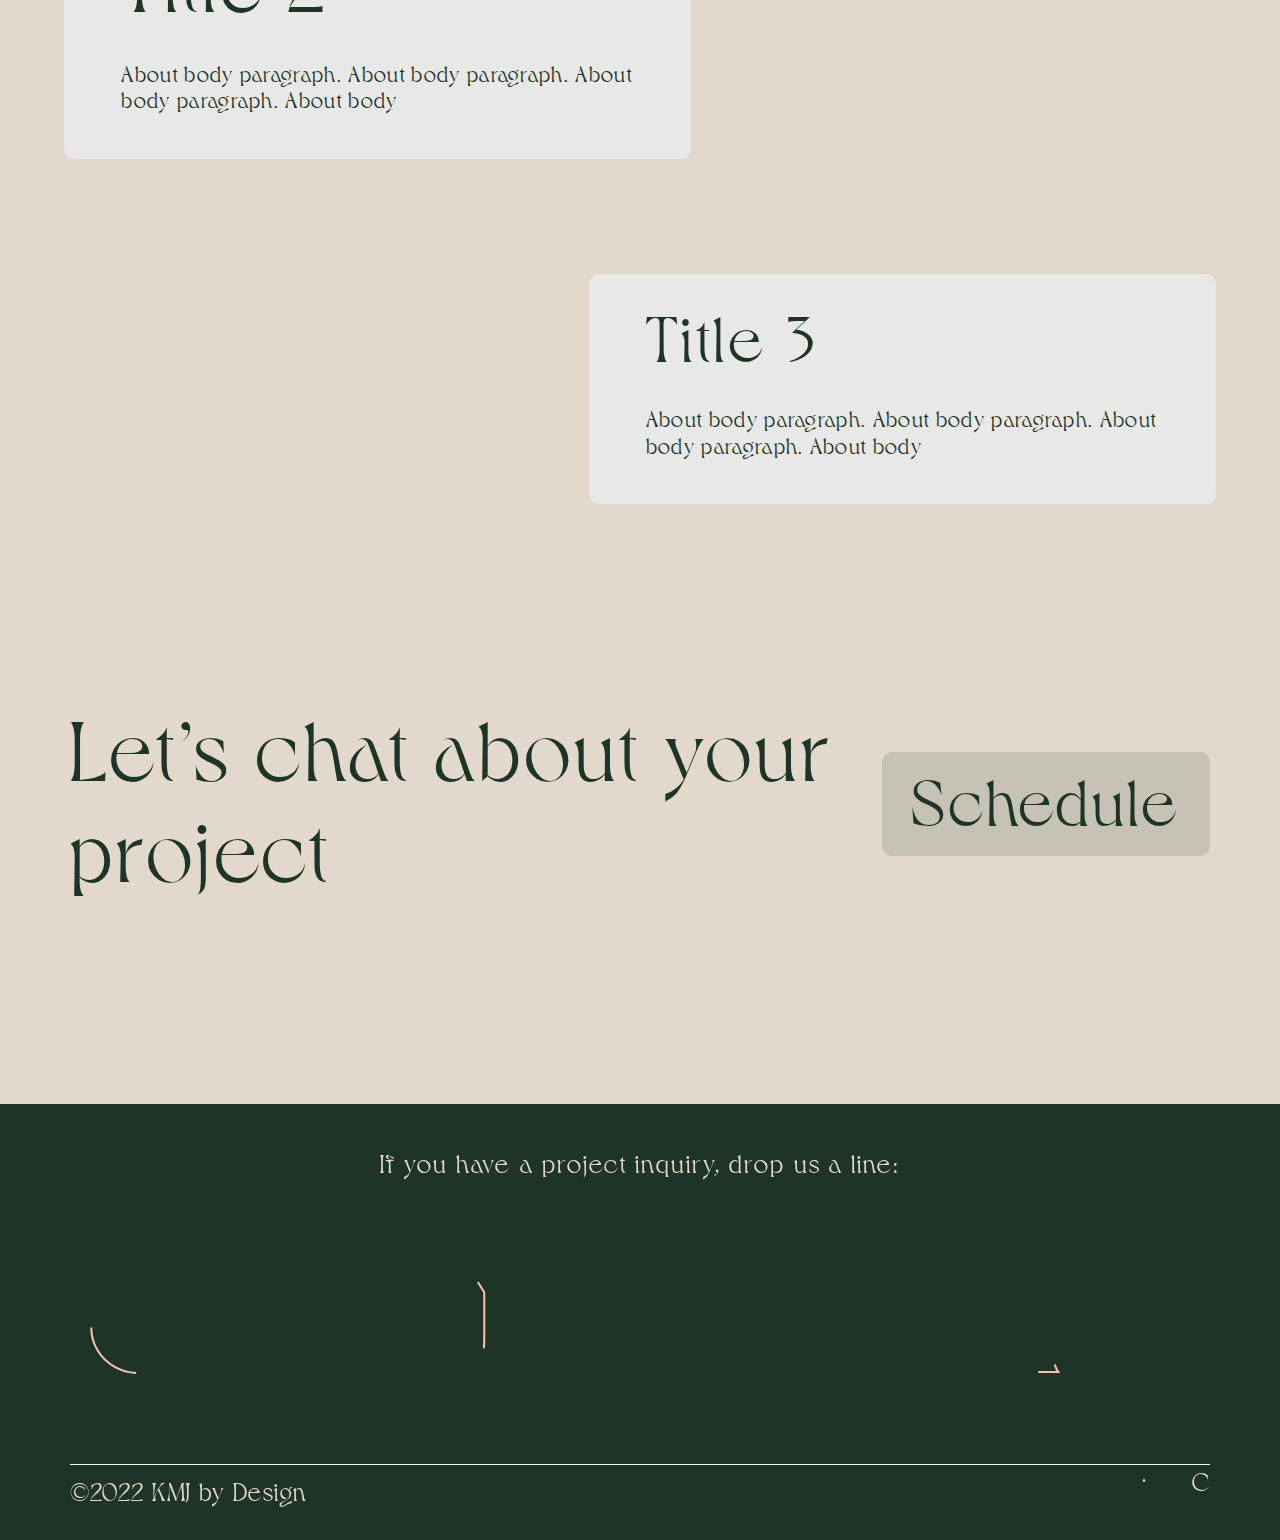
<file: software.html>
<!DOCTYPE html>
<html lang="en">
  <head>
    <meta charset="UTF-8" />
    <meta name="viewport" content="width=device-width, initial-scale=1.0" />
    <title>Custom Software Development | KMJ by Design</title>
    <link rel="stylesheet" href="styles/style.css" />
    <link rel="icon" type="image/png" href="./media/Favicon.svg" />
    <meta name="description" content="Rock Solid Web Design and Development" />
    <meta property="og:title" content="Rock Solid Web Design and Development" />
    <meta property="og:url" content="https://kmjbydesign.com" />
<meta property="og:image" content="https://kmjbydesign.com/media/kmjbydesign.png" />
  </head>
  <body>
    <header class="alt-header lottie-header">
      <div class="solid-color">
        <div class="container">
          <div class="full-height">
            <div class="logo-bar">
              <h1 class="mob-hide"><a href="index.html">KMJ by Design</a></h1>
            </div>
            <div class="menu-bar mob-hide">
              <nav>
                  <ul>
                      <li><a href="about.html" class="first-menu">A<span>bout</span></a>
                      <li><a href="index.html#work" class="second-menu">W<span>ork</span></a></li>
                      <li><a href="shopify.html" class="third-menu">S<span>hopify</span></a></li>
                      <li><a href="wordpress.html" class="fourth-menu">W<span>ordPress</span></a></li>
                      <li><a href="mailto:hello@kmjbydesign.com" class="fifth-menu">C<span>ontact</span></a></li>
                  </ul>
              </nav>
          </div>
            <div class="mob-menu desk-hide">
              <div class="mob-menu-grid">
                <h1><a href="index.html">KMJ by Design</a></h1>

                <span class="open-nav"><img src="./media/open.png" /></span>
              </div>
              <div class="sidenav">
                <div class="sidenav-header">
                  <h1><a href="index.html">KMJ by Design</a></h1>
                  <span class="close-nav"
                    ><span class="bar-top"></span>
                    <span></span>
                    <span class="bar-bottom"></span>
                  </span>
                </div>
                <ul>
                  <li><a href="about.html">About</a></li>
                  <li><a href="index.html#work">Work</a></li>
                  <li><a href="shopify.html">Shopify</a></li>
                  <li><a href="wordpress.html">WordPress</a></li>
                  <li><a href="mailto:hello@kmjbydesign.com">Contact</a></li>
                </ul>
              </div>
            </div>
            <div class="hero not-flex">
              <h2 class="fade-trigger mob-hide">
                <span>c</span><span>u</span>s<span></span><span>t</span
                ><span>o</span><span>m</span>
              </h2>
              <h2 class="second-title-line mob-hide">
                <span></span>s<span></span>o<span></span>f<span></span>t<span
                ></span>w<span></span>a<span></span>r<span></span>e
              </h2>
              <h2 class="third-title-line mob-hide">
                <span>d</span><span>e</span><span>v</span><span>e</span
                ><span>l</span><span>o</span><span>p</span><span>m</span
                ><span>e</span><span>n</span><span>t</span>
              </h2>
              <h2 class="desk-hide hero-bigger-title pt-100">custom</h2>
              <h2 class="desk-hide hero-bigger-title">softwa</h2>
              <h2 class="desk-hide hero-bigger-title">re</h2>
              <h2 class="desk-hide hero-less-title">development</h2>
            </div>
          </div>
        </div>
        <div class="gradient-color">
          <div class="under-scroll"></div>
        </div>
        <div class="under-hero">
          <p>
            <span>Startups,</span><span>&nbsp;Double</span
            ><span>&nbsp;Sided</span><span>&nbsp;Marketplaces,</span
            ><span>&nbsp;Custom</span><span>&nbsp;Subscription</span
            ><span>&nbsp;Modules,</span><span>&nbsp;CMS</span>
          </p>
          <p>
            <span>Our</span><span>&nbsp;passion</span><span>&nbsp;for</span
            ><span>&nbsp;UX/UI</span><span>&nbsp;design</span
            ><span>&nbsp;stands</span><span>&nbsp;out.</span
            ><span>&nbsp;We</span><span>&nbsp;enjoy</span
            ><span>&nbsp;building</span><span>&nbsp;super</span
            ><span>&nbsp;intuitive</span><span>&nbsp;web</span
            ><span>&nbsp;projects</span><span>&nbsp;for</span
            ><span>&nbsp;all</span><span>&nbsp;sorts</span><span>&nbsp;of</span
            ><span>&nbsp;industries.</span><span>&nbsp;If</span
            ><span>&nbsp;you</span><span>&nbsp;have</span><span>&nbsp;to</span
            ><span>&nbsp;explain</span><span>&nbsp;it</span
            ><span>&nbsp;– it’s</span><span>&nbsp;not</span
            ><span>&nbsp;working.</span>
          </p>
          <p>
            <span>See</span><span>&nbsp;more</span><span>&nbsp;about</span
            ><span>&nbsp;our</span><span>&nbsp;process.</span>
          </p>
        </div>
      </div>
    </header>
    <main class="main-index">
      <div class="container container-z-index service-container">
        <div class="main-heading service-top-point">
          <div class="front-heading">
            <h3>Portfolio</h3>
            <h3>Work</h3>
          </div>
          <div class="back-heading">
            <h4>projects</h4>
          </div>
        </div>
        <div class="row-wrap">
          <div class="content-row">
            <div class="content-row__image"></div>
            <div class="content-row__content">
              <h4>Title 1</h4>
              <p>
                About body paragraph. About body paragraph. About body
                paragraph. About body
              </p>
            </div>
          </div>
          <div class="content-row">
            <div class="content-row__image"></div>
            <div class="content-row__content">
              <h4>Title 2</h4>
              <p>
                About body paragraph. About body paragraph. About body
                paragraph. About body
              </p>
            </div>
          </div>
          <div class="content-row">
            <div class="content-row__image"></div>
            <div class="content-row__content">
              <h4>Title 3</h4>
              <p>
                About body paragraph. About body paragraph. About body
                paragraph. About body
              </p>
            </div>
          </div>
          <div class="services-chat chat-trigger">
            <div class="services-heading">
              <h3>Let’s chat about your project</h3>
            </div>
            <div class="services-link">
              <a href="https://calendly.com/kmj/30min" target="_blank"
                >Schedule</a
              >
            </div>
          </div>
        </div>
      </div>
    </main>
    <footer id="contact">
      <div class="container">
        <p class="mob-hide">If you have a project inquiry, drop us a line:</p>
        <div class="get-in-touch mob-hide">
          <svg
            height="180"
            width="1100"
            stroke="#FEBEB3"
            stroke-width="2"
            class="text-line"
          >
            <text y="140" fill="none">GET IN TOUCH</text>
          </svg>
        </div>
        <div class="get-in-touch desk-hide xs-hide">
          <p>
            <span>G</span>
            <span>e</span>
            <span>t</span>
            <span>&nbsp;i</span>
            <span>n&nbsp;</span>
            <span>t</span>
            <span>o</span>
            <span>u</span>
            <span>c</span><span>h</span>
          </p>
        </div>
        <div class="get-in-touch desk-hide tablet-hide">
          <p>
            <span>G</span>
            <span>e</span>
            <span>t</span>
            <span>&nbsp;i</span>
            <span>n&nbsp;</span>
          </p>
          <p>
            <span>t</span>
            <span>o</span>
            <span>u</span>
            <span>c</span><span>h</span>
          </p>
        </div>
        <div class="error"></div>
        <div class="footer-copyright-alt">
          <div class="copyright"><p>&copy;2022 KMJ by Design</p></div>
          <div class="calendly-alt">
            <p class="before-calendly-alt">
              <a href="https://calendly.com/kmj/30min" target="_blank">C</a>
            </p>
            <p class="after-calendly-alt">
              <a href="https://calendly.com/kmj/30min" target="_blank"
                >Set a Meeting w/ Calendly</a
              >
            </p>
            <p class="after-calendly-alt desk-hide">
              <a href="https://calendly.com/kmj/30min" target="_blank"
                >Calendly</a
              >
            </p>
          </div>
        </div>
      </div>
    </footer>

    <script
      src="https://code.jquery.com/jquery-3.6.0.min.js"
      integrity="sha256-/xUj+3OJU5yExlq6GSYGSHk7tPXikynS7ogEvDej/m4="
      crossorigin="anonymous"
    ></script>
    <script src="./scripts/jquery.ripples.js"></script>
    <script src="./scripts/main.js"></script>
  </body>
</html>
</file>
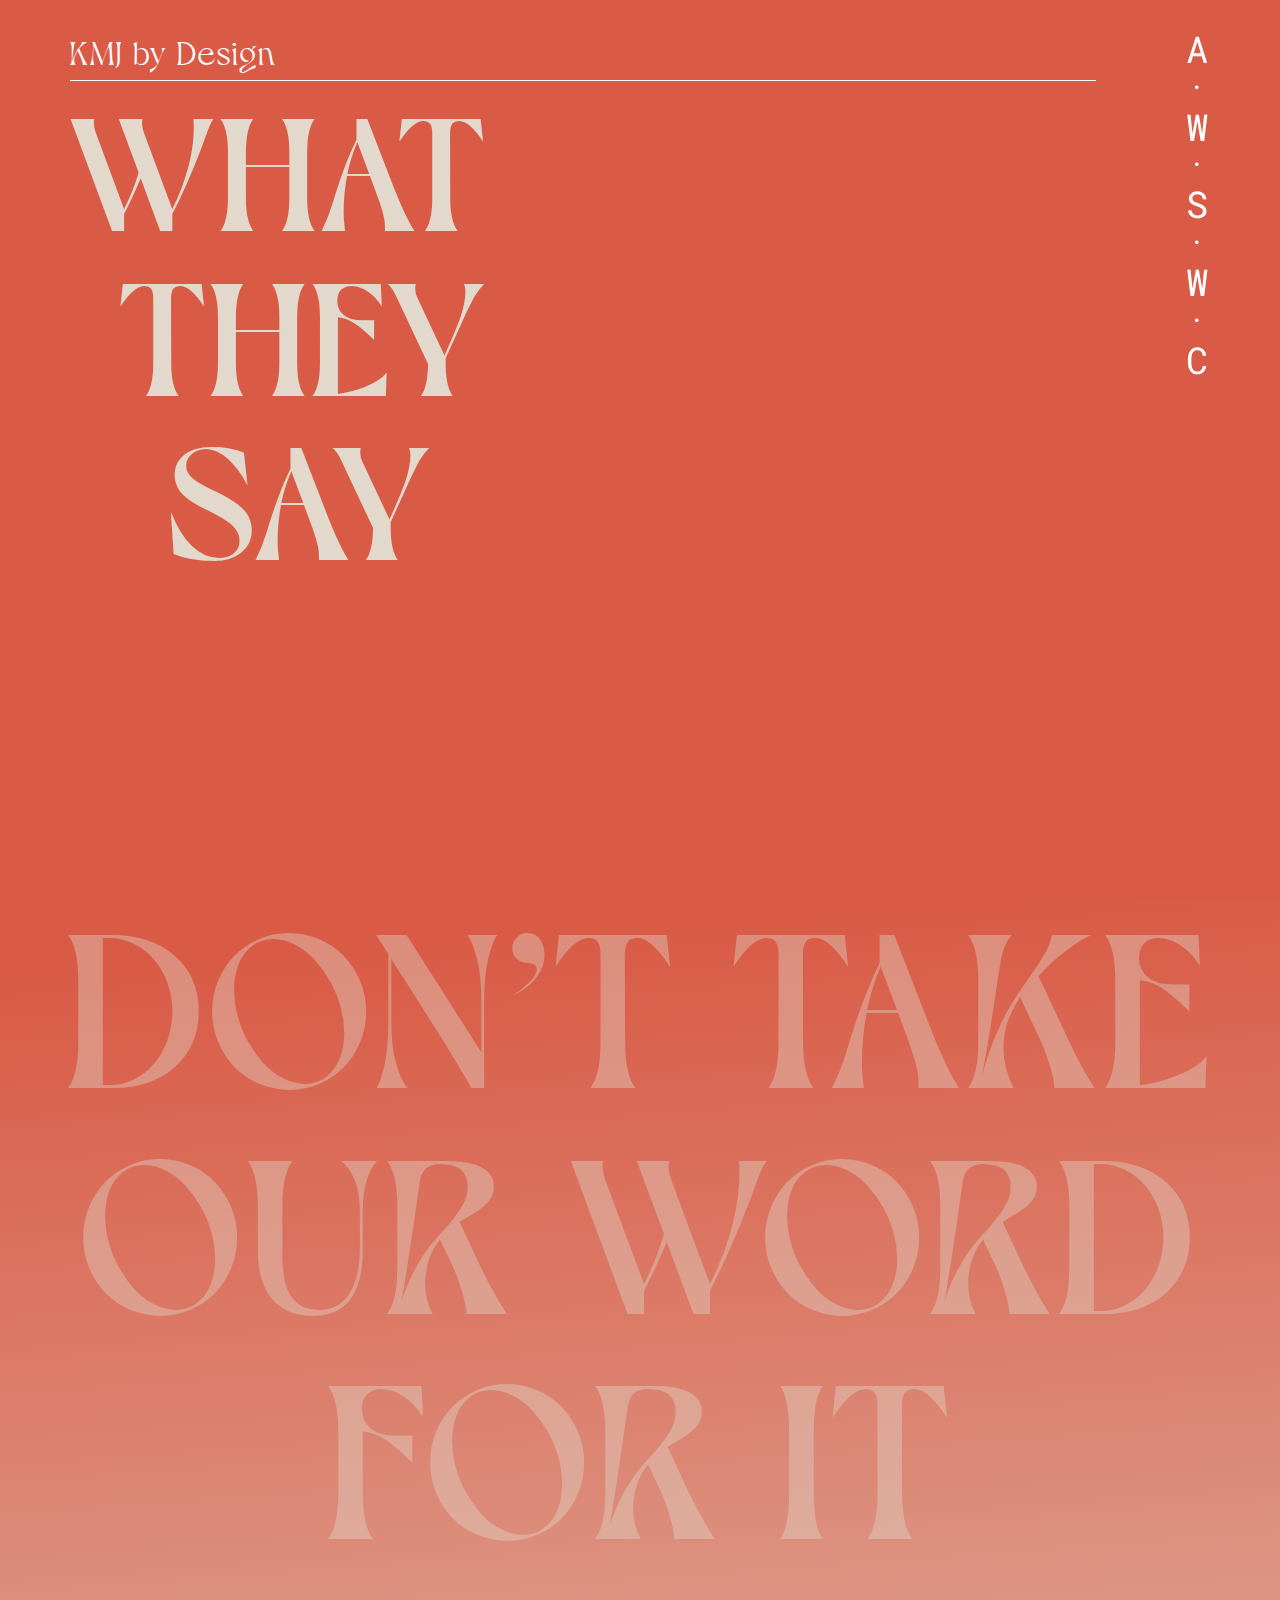
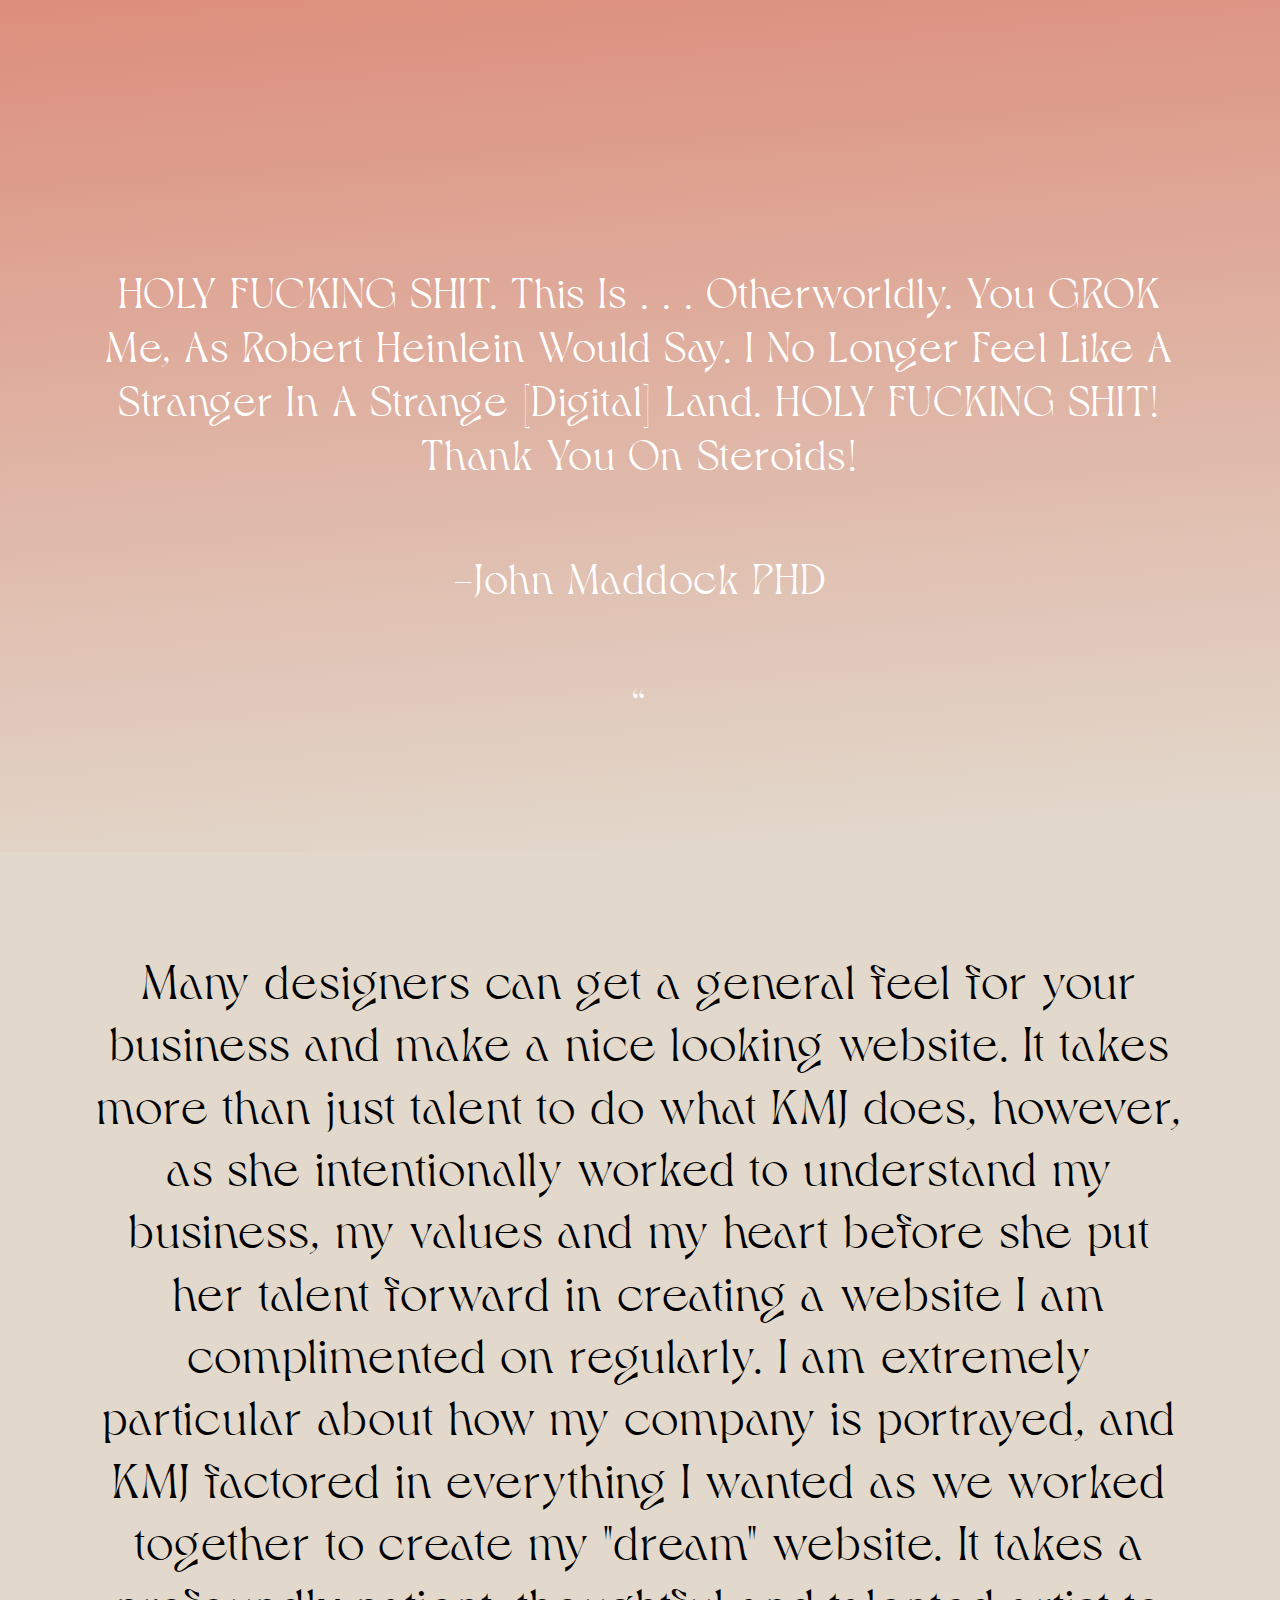
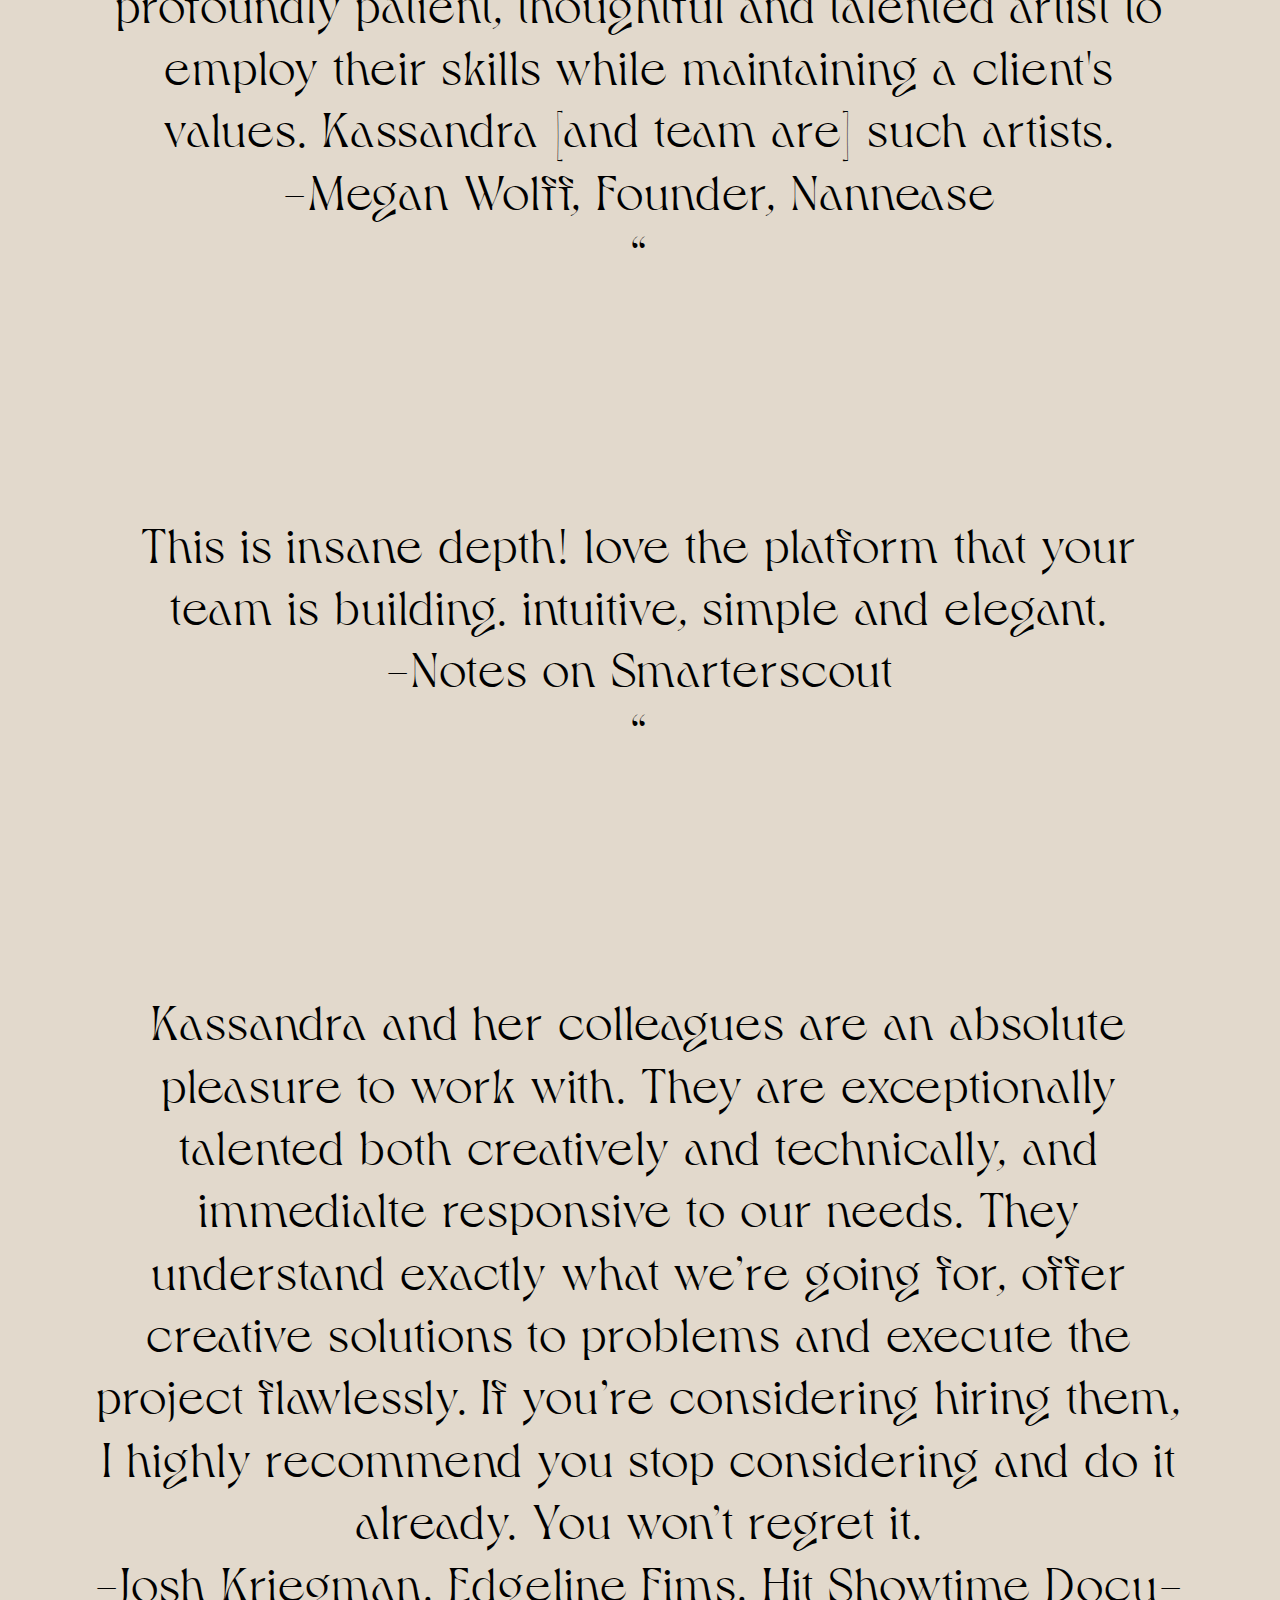
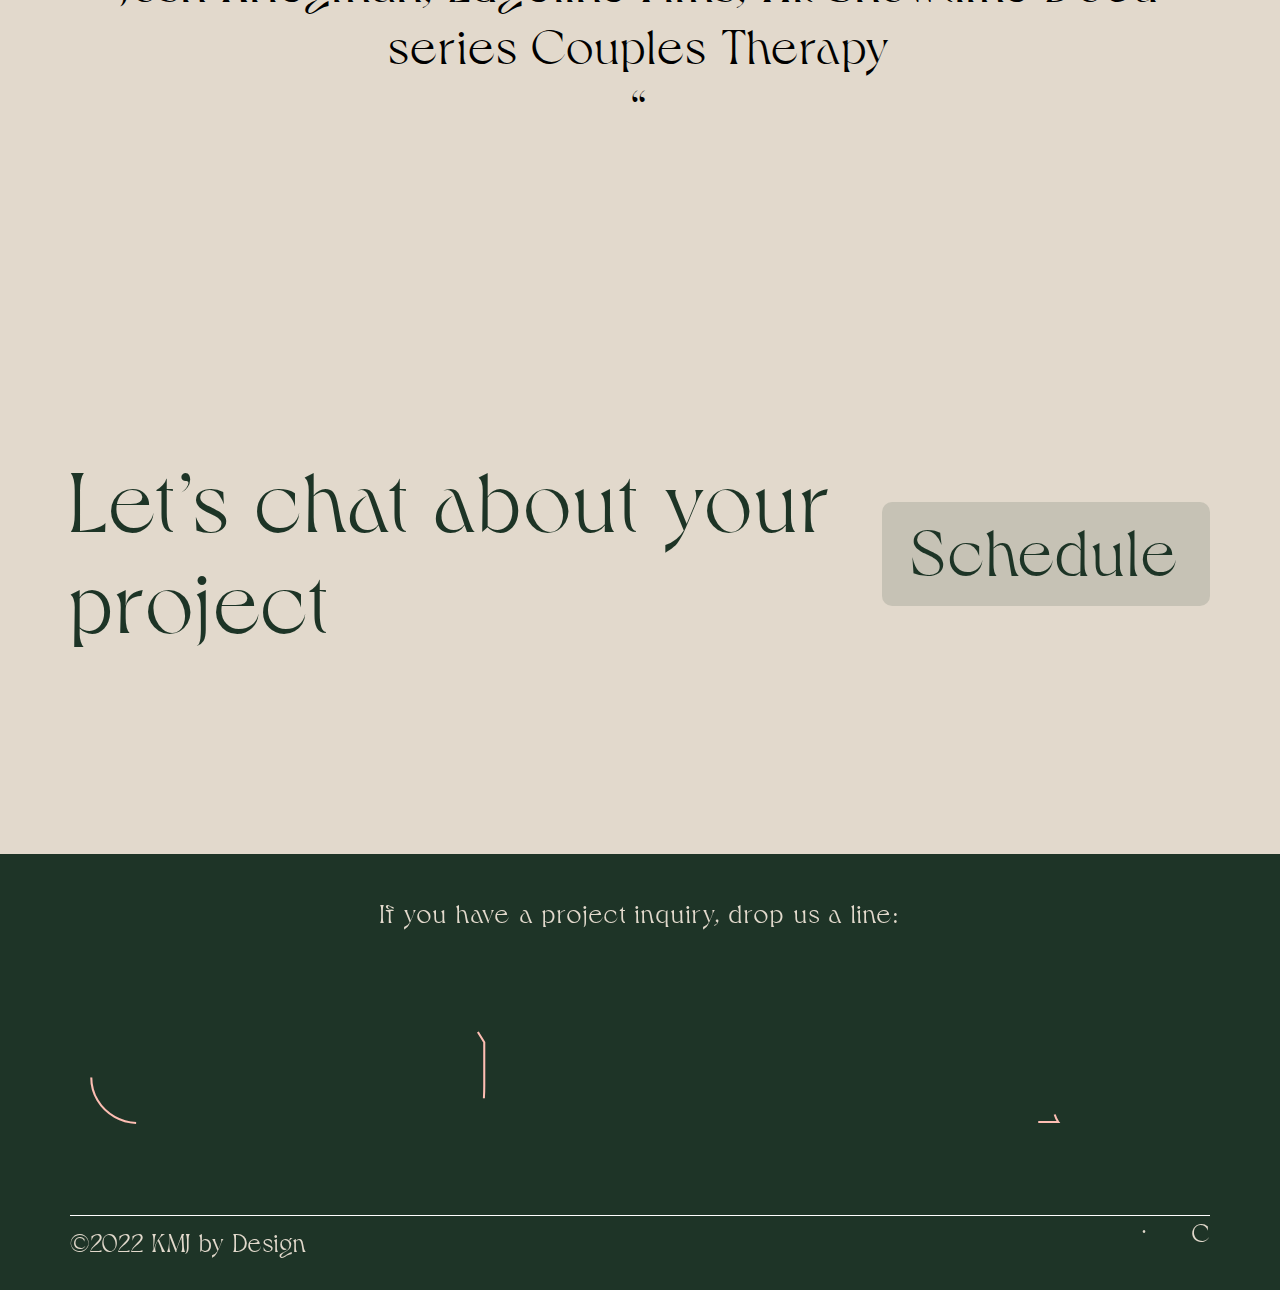
<file: testimonials.html>
<!DOCTYPE html>
<html lang="en">
  <head>
    <meta charset="UTF-8" />
    <meta name="viewport" content="width=device-width, initial-scale=1.0" />
    <title>Testimonials | KMJ by Design</title>
    <link rel="stylesheet" href="styles/style.css">
    <link rel="icon" type="image/png" href="./media/Favicon.svg">
<meta name="description" content="Rock Solid Web Design and Development">
<meta property="og:title" content="Rock Solid Web Design and Development" />
<meta property="og:url" content="https://kmjbydesign.com" />
<meta property="og:image" content="https://kmjbydesign.com/media/kmjbydesign.png" />
  </head>
  <body>
    <header class="alt-header">
      <div class="solid-color">
      <div class="container">
        <div class="full-height">
        <div class="logo-bar">
          <h1 class="mob-hide"><a href="index.html">KMJ by Design</a></h1>
        </div>
        <div class="menu-bar mob-hide">
          <nav>
              <ul>
                  <li><a href="about.html" class="first-menu">A<span>bout</span></a>
                  <li><a href="index.html#work" class="second-menu">W<span>ork</span></a></li>
                  <li><a href="shopify.html" class="third-menu">S<span>hopify</span></a></li>
                  <li><a href="wordpress.html" class="fourth-menu">W<span>ordPress</span></a></li>
                  <li><a href="mailto:hello@kmjbydesign.com" class="fifth-menu">C<span>ontact</span></a></li>
              </ul>
          </nav>
      </div>
        <div class="mob-menu desk-hide">
          <div class="mob-menu-grid">
      <h1><a href="index.html">KMJ by Design</a></h1>
 
      <span class="open-nav"><img src="./media/open.png"></span>
  </div>
      <div class="sidenav"> 
          <div class="sidenav-header"> 
          <h1><a href="index.html">KMJ by Design</a></h1>
      <span class="close-nav"><span class="bar-top"></span>
          <span></span>
          <span class="bar-bottom"></span>
      </span>  
            </div>
          <ul>
              <li><a href="about.html">About</a></li>
             <li><a href="index.html#work">Work</a></li>
              <li><a href="shopify.html">Shopify</a></li>
              <li><a href="wordpress.html">WordPress</a></li>
              <li><a href="mailto:hello@kmjbydesign.com">Contact</a></li>
          </ul>
        </div>
      </div>
        <div class="two-col-grid">
        <div class="hero not-flex">
            <h2 class="fade-trigger mob-hide"><span>w</span><span>h</span><span>a</span><span>t</span></h2>
            <h2 class="second-title-line mob-hide"><span>t</span><span>h</span><span>e</span><span>y</span></h2>
            <h2 class="third-title-line mob-hide"><span>s</span><span>a</span><span>y</span></h2>
            <h2 class="desk-hide hero-bigger-title pt-100">what</h2>
            <h2 class="desk-hide hero-bigger-title">they</h2>
            <h2 class="desk-hide hero-bigger-title">say</h2>
            <h2 class="desk-hide hero-less-title">don't take</h2>
            <h2 class="desk-hide hero-less-title other-less-title">our word</h2>
            <h2 class="desk-hide hero-less-title other-less-title">for it</h2>
        </div>
        <div class="no-under-scroll">
        </div>
      </div>
    </div>
  </div>
</div>
      <div class="gradient-color">
        <h2 class="shadowed mob-hide">don’t take</h2>
        <h2 class="shadowed mob-hide">our word</h2>
        <h2 class="shadowed mob-hide">for it</h2>
      
    
      <div class="under-hero testimonial-hero"><p>HOLY FUCKING SHIT. This Is . . . Otherworldly. You GROK Me, As Robert Heinlein Would Say. I No Longer Feel Like A Stranger In A Strange [Digital] Land. HOLY FUCKING SHIT! Thank You On Steroids!</p>
<p>-John Maddock PHD</p>
<p>“</p>
</div>
</div>
    </header>
    <main class="main-index">
      <div class="container container-z-index service-container testimonial-container">
        <div class="row-wrap">
            <div class="testimonials-item">
                <p>Many designers can get a general feel for your business and make a nice looking website. It takes more than just talent to do what KMJ does, however, as she intentionally worked to understand my business, my values and my heart before she put her talent forward in creating a website I am complimented on regularly. I am extremely particular about how my company is portrayed, and KMJ factored in everything I wanted as we worked together to create my "dream" website. It takes a profoundly patient, thoughtful and talented artist to employ their skills while maintaining a client's values. Kassandra [and team are] such artists.</p>
                <p>-Megan Wolff, Founder, Nannease</p>
<p>“</p>          
</div>
<div class="testimonials-item">
    <p>This is insane depth! love the platform that your team is building. intuitive, simple and elegant.</p>        
    <p>-Notes on Smarterscout</p>
<p>“</p>           
</div>
<div class="testimonials-item">
    <p>Kassandra and her colleagues are an absolute pleasure to work with. They are exceptionally talented both creatively and technically, and immedialte responsive to our needs. They understand exactly what we’re going for, offer creative solutions to problems and execute the project flawlessly. If you’re considering hiring them, I highly recommend you stop considering and do it already. You won’t regret it.</p>        
    <p>-Josh Kriegman, Edgeline Fims, Hit Showtime Docu-series Couples Therapy</p>
<p>“</p>           
</div>
<div class="services-chat chat-trigger">
  <div class="services-heading"><h3>Let’s chat about your project</h3></div>
  <div class="services-link"><a href="https://calendly.com/kmj/30min" target="_blank">Schedule</a></div>
</div>
        </div>
      </div>
    </main>
    <footer id="contact">
      <div class="container">
      <p class="mob-hide">If you have a project inquiry, drop us a line:</p>
      <div class="get-in-touch mob-hide">
     <svg height="180" width="1100" stroke="#FEBEB3" stroke-width="2" class="text-line">
          <text y="140" fill="none">GET IN TOUCH</text>
        </svg>
  </div>
  <div class="get-in-touch desk-hide xs-hide">
      <p><span>G</span>
      <span>e</span>
      <span>t</span>
      <span>&nbsp;i</span>
      <span>n&nbsp;</span>
      <span>t</span>
      <span>o</span>
      <span>u</span>
      <span>c</span><span>h</span></p>
  </div>
  <div class="get-in-touch desk-hide tablet-hide">
    <p><span>G</span>
    <span>e</span>
    <span>t</span>
    <span>&nbsp;i</span>
    <span>n&nbsp;</span>
  </p>
  <p>
    <span>t</span>
    <span>o</span>
    <span>u</span>
    <span>c</span><span>h</span></p>
</div>
  <div class="error"></div>
      <div class="footer-copyright-alt">
          <div class="copyright"><p>&copy;2022 KMJ by Design</p></div>
          <div class="calendly-alt">
              <p class="before-calendly-alt"><a href="https://calendly.com/kmj/30min" target="_blank">C</a></p>
              <p class="after-calendly-alt"><a href="https://calendly.com/kmj/30min" target="_blank">Set a Meeting w/ Calendly</a></p>
              <p class="after-calendly-alt desk-hide"><a href="https://calendly.com/kmj/30min" target="_blank">Calendly</a></p>
          </div>
      </div>
  </div>
  </footer>
    <script
      src="https://code.jquery.com/jquery-3.6.0.min.js"
      integrity="sha256-/xUj+3OJU5yExlq6GSYGSHk7tPXikynS7ogEvDej/m4="
      crossorigin="anonymous"
    ></script>
    <script src="./scripts/jquery.ripples.js"></script>
    <script src="./scripts/main.js"></script>
  </body>
</html>
</file>
<file: styles/picker.css>
.picker-wrapper,
.picker-wrapper * {
    box-sizing: border-box;
    -webkit-user-select: none;
    font-family: 'Roboto',helvetica
}
.picker-wrapper {
    text-align: center;
    position: relative;
    height: 210px;
    display: inline-block;
    line-height: 30px;
    width: 100%;
    font-size: 20px;
    perspective: 1000px;
    perspective-origin: center center;
overflow: hidden;
}
.picker-scroller {
  transition : transform 100ms ease;
  transform : translateZ(-90px) rotateX(0deg);
  transform-style : preserve-3d;
    -webkit-transition : -webkit-transform 100ms ease;
    -webkit-transform : translateZ(-90px) rotateX(0deg);
    -webkit-transform-style : preserve-3d;
    height : 100%;
/*
    overflow: auto;
    height: 100%;
    position: absolute;
    top: 0;
    width: 100%;
    padding-top: 90px;
    padding-bottom: 90px;
*/
}
.picker-scroller .option{
    position: absolute;
    backface-visibility: hidden;
    -webkit-backface-visibility: hidden;
    width : 100%;
    transition: all 0.65s ease;
    color : black;
    transform-origin: 50% 50%;
    -webkit-transform-style : preserve-3d;
    font-family: 'dahliamedium';
font-style: normal;
font-weight: 400;
font-size: 118px;
line-height: 142px;
text-align: center;
letter-spacing: 0.06em;
color: #1D3426;
}
.picker-scroller .option.stroked {
  color: #fff;
  -webkit-text-stroke: 2px  #1D3426;
  text-stroke: 2px  #1D3426;
}

.picker-up {
    position: absolute;
    top: 0;
    z-index: 2;
   /* background: rgba(256, 256, 256, 0.6);*/
    width: 100%;
    height: 90px;
    
}
.picker-down {
    position: absolute;
    top: 120px;
    z-index: 2;
   /* background: rgba(256, 256, 256, 0.6);*/
    width: 100%;
    height: 90px;
}
.clone-scroller {
    -webkit-box-shadow: inset 0 20px 24px 3px white, inset 0 -20px 24px 3px white;
    -ms-box-shadow: inset 0 10px 24px 3px white, inset 0 -20px 24px 3px white;
    -moz-box-shadow: inset 0 10px 24px 3px white, inset 0 -20px 24px 3px white;
    box-shadow: inset 0 10px 24px 3px white, inset 0 -20px 24px 3px white;
    z-index: 5;
    overflow: auto;
    height: 100%;
    position: absolute;
    top: 0;
    width: 100%;
    padding-top: 90px;
    padding-bottom: 90px
}
.clone-scroller .option {
    visibility: hidden;
}
</file>
<file: styles/style.css>
@import "normalize.css";
@import url("https://fonts.googleapis.com/css2?family=Roboto+Mono:wght@200&display=swap");
@font-face {
  font-family: "dahliaregular";
  src: url("../fonts/dahlia-medium-webfont.eot");
  src: url("../fonts/dahlia-regular-webfont.eot?#iefix")
      format("embedded-opentype"),
    url("../fonts/dahlia-regular-webfont.woff2") format("woff2"),
    url("../fonts/dahlia-regular-webfont.woff") format("woff"),
    url("../fonts/dahlia-regular-webfont.ttf") format("truetype"),
    url("../fonts/dahlia-regular-webfont.svg#dahliaregular") format("svg");
  font-weight: normal;
  font-style: normal;
}
@font-face {
  font-family: "dahliamedium";
  src: url("../fonts/dahlia-medium-webfont.eot");
  src: url("../fonts/dahlia-medium-webfont.eot?#iefix")
      format("embedded-opentype"),
    url("../fonts/dahlia-medium-webfont.woff2") format("woff2"),
    url("../fonts/dahlia-medium-webfont.woff") format("woff"),
    url("../fonts/dahlia-medium-webfont.ttf") format("truetype"),
    url("../fonts/dahlia-medium-webfont.svg#dahliamedium") format("svg");
  font-weight: normal;
  font-style: normal;
}

html {
  font-size: 62.5%;
  scroll-behavior: smooth;
}
iframe {
  border: none;
}
.attribution {
  display: none !important;
}
.attribution span {
  display: none !important;
}
.under-scroll {
  display: none;
  width: 300px;
  height: 300px;
  margin: 0 auto;
}
.no-under-scroll {
  width: 300px;
  height: 300px;
  margin: 0 auto;
  display: none;
}
.under-scroll.active-scroll {
  display: block;
}
.container {
  width: 100%;
  margin: 0 auto;
  padding: 0 7rem;
  box-sizing: border-box;
  position: relative;
}
header {
  background: #46564c;
  position: relative;
  z-index: 12;
}
header.blend {
  mix-blend-mode: difference;
}
header.no-blend {
  mix-blend-mode: unset;
}
header.alt-header .solid-color,
header.lottie-header {
  background: #d95b46;
}
header.alt-header .gradient-color {
  background: linear-gradient(175.73deg, #d95b46 4.74%, #e2d9cc 98.01%);
}
.two-col-grid {
  display: grid;
  grid-template-columns: 2fr 1fr;
}
.alt-header .hero h2.shadowed,
.alt-header h2.shadowed {
  color: rgba(226, 217, 204, 0.4);
}
.hero h2.shadowed {
  margin-top: -63px;
}
header h1 {
  margin-top: 0;
  padding-top: 3rem;
  border-bottom: 1px solid #fff;

  width: 90%;
}
header h1 a {
  font-family: "dahliaregular";
  font-style: normal;
  font-weight: normal;
  font-size: 3.3rem;
  line-height: 1.5;
  letter-spacing: 0.06em;
  color: #ffffff;
  text-decoration: none;
}
.outside-menu.blend-menu {
  mix-blend-mode: difference;
}
.menu-bar {
  position: fixed;
  right: 7rem;
  top: 2rem;
  z-index: 111;
}
.menu-bar li {
  list-style-type: none;
  margin-bottom: 4rem;
  position: relative;
}
.menu-bar li a {
  font-family: "Roboto Mono", monospace;
  font-style: normal;
  font-weight: normal;
  font-size: 3.7rem;
  line-height: 1.02;
  letter-spacing: 0.06em;
  color: #ffffff;
  text-decoration: none;
  position: relative;
  display: block;
  white-space: nowrap;
  text-align: right;
}
.menu-bar li a span {
  display: inline-block;
  width: 0;
  opacity: 0;
  transition: all 1s linear;
}
.menu-bar li a:hover span {
  opacity: 1;
}
.menu-bar li a.first-menu:hover span {
  width: 90px;
}
.menu-bar li a.second-menu:hover span {
  width: 70px;
}
.menu-bar li a.third-menu:hover span {
  width: 140px;
}
.menu-bar li a.fourth-menu:hover span {
  width: 190px;
}
.menu-bar li a.fifth-menu:hover span {
  width: 140px;
}
.menu-bar li a.first-menu.wide-a {
  width: 110px;
}
.menu-bar li a.second-menu.wide-a {
  width: 100px;
}
.menu-bar li a.third-menu.wide-a {
  width: 145px;
}
.menu-bar li a.fourth-menu.wide-a {
  width: 210px;
}
.menu-bar li a.fifth-menu.wide-a {
  width: 155px;
}
.menu-bar li:after {
  content: ".";
  color: #fff;
  position: absolute;
  bottom: 0.5rem;
  right: 16px;
  width: 1px;
  height: 1px;
  font-size: 3rem;
}
.menu-bar li:last-of-type:after {
  display: none;
}
.menu-bar li a:hover:after {
  left: auto;
  right: 20px;
}
.menu-bar li a span.anim-wrap {
  overflow: hidden;
  display: inline-block;
  opacity: 1;
}
.menu-bar li a.first-menu span.anim-wrap {
  width: 25px;
}
.menu-bar li a.second-menu span.anim-wrap {
  width: 35px;
}
.menu-bar li a.third-menu span.anim-wrap {
  width: 24px;
}
.menu-bar li a.fourth-menu span.anim-wrap {
  width: 35px;
}
.menu-bar li a.fifth-menu span.anim-wrap {
  width: 25px;
}
.menu-bar li a span.anim-span {
  width: 0px;
  white-space: nowrap;
}
.menu-bar li a.first-menu span.anim-wrap.active-menu-first {
  animation: 3s slidein1 forwards;
}
.menu-bar li a.first-menu span.anim-span.active-menu-second {
  animation: 3s reveal1 steps(60, end) forwards;
}
.menu-bar li a.second-menu span.anim-wrap.active-menu-first {
  animation: 3s slidein2 forwards;
}
.menu-bar li a.second-menu span.anim-span.active-menu-second {
  animation: 3s reveal2 steps(60, end) forwards;
}
.menu-bar li a.third-menu span.anim-wrap.active-menu-first {
  animation: 3s slidein3 forwards;
}
.menu-bar li a.third-menu span.anim-span.active-menu-second {
  animation: 3s reveal3 steps(60, end) forwards;
}
.menu-bar li a.fourth-menu span.anim-wrap.active-menu-first {
  animation: 3s slidein4 forwards;
}
.menu-bar li a.fourth-menu span.anim-span.active-menu-second {
  animation: 3s reveal4 steps(60, end) forwards;
}
.menu-bar li a.fifth-menu span.anim-wrap.active-menu-first {
  animation: 3s slidein5 forwards;
}
.menu-bar li a.fifth-menu span.anim-span.active-menu-second {
  animation: 3s reveal5 steps(60, end) forwards;
}
.menu-bar li a.first-menu span.anim-wrap.inactive-menu-first {
  animation: 0.1s inslidein1 forwards;
}
.menu-bar li a.first-menu span.anim-span.inactive-menu-second {
  animation: 0.1s inreveal1 steps(60, end) forwards;
}
.menu-bar li a.second-menu span.anim-wrap.inactive-menu-first {
  animation: 3s inslidein2 forwards;
}
.menu-bar li a.second-menu span.anim-span.inactive-menu-second {
  animation: 3s inreveal2 steps(60, end) forwards;
}
.menu-bar li a.third-menu span.anim-wrap.inactive-menu-first {
  animation: 3s inslidein3 forwards;
}
.menu-bar li a.third-menu span.anim-span.inactive-menu-second {
  animation: 3s inreveal3 steps(60, end) forwards;
}
.menu-bar li a.fourth-menu span.anim-wrap.inactive-menu-first {
  animation: 3s inslidein4 forwards;
}
.menu-bar li a.fourth-menu span.anim-span.inactive-menu-second {
  animation: 3s inreveal4 steps(60, end) forwards;
}
.menu-bar li a.fifth-menu span.anim-wrap.inactive-menu-first {
  animation: 3s inslidein5 forwards;
}
.menu-bar li a.fifth-menu span.anim-span.inactive-menu-second {
  animation: 3s inreveal5 steps(60, end) forwards;
}
.hero h2,
.alt-header h2 {
  font-family: "dahliamedium";
  font-style: normal;
  font-weight: normal;
  font-size: 21.9rem;
  line-height: 1.03;
  letter-spacing: 0.03em;
  text-transform: uppercase;
  color: #ffffff;
  margin: 0;
}
.alt-header h2 {
  color: #e2d9cc;
}
.full-height {
  height: 100vh;
}
.tablet-view {
  display: none;
}
.wordpress-portrait,
.wordpress-landscape {
  display: none;
}
.about-desk-hide {
  display: none;
}
.under-hero-image {
  min-height: 100vh;
  background-attachment: fixed;
  background-position: center;
  background-repeat: no-repeat;
  background-size: cover;
  position: relative;
  z-index: 2;
}
.scene {
  position: absolute;
  width: 100%;
  transform: translateY(var(--translateY));
  will-change: transform;
}
.under-hero {
  padding-top: 29rem;
  padding-bottom: 5rem;
  position: relative;
  z-index: 3;
}
.under-hero.test {
  background: rgba(29, 52, 38, 1);
}
.active-under-hero {
  margin-top: 0;
}
.under-hero p {
  max-width: 1100px;
  width: 100%;
  margin: 0 auto 7rem;
  font-family: "dahliaregular";
  font-style: normal;
  font-weight: normal;
  font-size: 4.2rem;
  line-height: 1.29;
  text-align: center;
  letter-spacing: 0.06em;
  color: #ffffff;
  padding: 0 1.5rem;
  box-sizing: border-box;
}
.under-hero p a {
  color: #fff;
}
.under-hero.panel-w p {
  margin-bottom: 3rem;
}
.under-hero p.under-transition {
}
main.main-index {
  background: #e2d9cc;
  overflow: hidden;
}
.container-z-index {
  z-index: 2;
  background: #e2d9cc;
  padding: 31.7rem 7rem 11.5rem;
}
.main-heading {
  position: relative;
}
.front-heading {
  position: relative;
  z-index: 2;
}
.back-heading {
  position: relative;
  z-index: 1;
  transform: translate(500px, -320px);
}
.back-heading.left-move {
  animation: 15s leftmove forwards;
}
.main-heading h3 {
  font-family: "dahliaregular";
  font-style: normal;
  font-weight: normal;
  font-size: 16.2rem;
  line-height: 1.4;
  text-align: center;
  letter-spacing: 0.03em;
  color: #1d3426;
  margin: 0 auto;
}
.main-heading h4 {
  font-family: "dahliaregular";
  font-style: normal;
  font-weight: normal;
  font-size: 44.1rem;
  line-height: 0.5;
  letter-spacing: 0.06em;
  color: rgba(29, 52, 38, 0.14);
  margin: 0 auto;
}
[data-paroller-factor] {
  position: relative;
  z-index: 0;
}
.content-row {
  max-width: 1395px;
  width: 100%;
  margin: 0 auto 11.5rem;
  display: flex;
  flex-direction: row;
}
.content-row:nth-child(even) {
  flex-direction: row-reverse;
}
.content-row:last-child {
  margin-bottom: 0;
}
.content-row__image {
  border-radius: 10px;
  height: fit-content;
  width: 62%;
  min-width: 62%;
  overflow: hidden;
}
.content-row__content {
  background: #e8e8e8;
  border-radius: 10px;
  padding: 2.2rem 5.7rem;
  width: 45%;
  min-width: 45%;
  display: inline-flex;
  flex-direction: column;
  align-self: center;
  transform: translateX(-30%);
}
.content-row:nth-child(even) .content-row__content {
  transform: translateX(30%);
}
.content-row__content h4 a,
.content-row__content h4 {
  font-family: "dahliaregular";
  font-style: normal;
  font-weight: normal;
  font-size: 8.4rem;
  line-height: 1.4;
  letter-spacing: 0.07em;
  margin: 0;
  color: #1d3426;
  text-decoration: none;
}
.content-row:nth-child(2) .content-row__content h4 {
  font-size: 7.6rem;
}
.content-row__content p {
  font-family: "dahliaregular";
  font-style: normal;
  font-weight: normal;
  font-size: 2.5rem;
  line-height: 1.2;
  letter-spacing: 0.06em;
  color: #1d3426;
}
.content-row__content p.smaller-font {
  font-size: 2rem;
}
.content-row__image img {
  object-fit: cover;
  display: block;
  width: 100%;
  height: 100%;
}

.cite {
  background: #d95b46;
  position: relative;
  padding: 16.7rem 0 22.3rem;
}
.cite blockquote {
  font-family: "dahliaregular";
  font-style: normal;
  font-weight: normal;
  font-size: 8.1rem;
  line-height: 1.73;
  text-align: center;
  letter-spacing: 0.06em;
  text-transform: uppercase;
  max-width: 1230px;
  color: #febeb3;
  position: relative;
  z-index: 2;
}
.cite-author {
  position: fixed;
  left: 0;
  bottom: 220px;
  width: 100%;
}
.cite-author p {
  font-family: "dahliaregular";
  font-style: normal;
  font-weight: normal;
  font-size: 20.9rem;
  line-height: 1.3;
  text-align: right;
  letter-spacing: 0.08em;
  color: rgba(254, 190, 179, 0.42);
  margin: 0;
}
footer {
  background-image: url(../media/footer_bg.jpg);
  background-size: contain;
  padding-top: 3rem;
  position: relative;
}
footer p {
  font-family: "dahliaregular";
  font-style: normal;
  font-weight: normal;
  font-size: 2.6rem;
  line-height: 2.31;
  margin: 0;

  text-align: center;
  letter-spacing: 0.08em;

  color: #e2d9cc;
}
.get-in-touch {
  text-align: center;
  padding: 3.8rem 0 5rem;
}
.get-in-touch p {
  font-size: 14rem;
  line-height: 1.4;
  cursor: pointer;
  text-align: center;
  letter-spacing: 0.06em;
  text-transform: uppercase;
  color: #febeb3;
}
.get-in-touch:hover p {
  animation: 15s get infinite;
}
.text-line text {
  stroke-dasharray: 500;
  stroke-dashoffset: 500;

  font-family: "dahliaregular";
  font-weight: normal;
  font-style: normal;
  font-size: 12.9rem;
  line-height: 1.4;
  cursor: pointer;
  text-align: center;
  letter-spacing: 0.2em;
  text-transform: uppercase;
}
.text-line.text-draw text {
  animation: dash 5s linear forwards, filling 4s ease-in forwards;
}
.motion {
  animation: circle 10s linear infinite;
}
.motion-second {
  animation: circle2 10s linear infinite;
}
.under-hero.panel {
  padding-top: 5rem;
  background: #46564c;
  z-index: 14;
  max-height: 100vh;
}
.under-hero.panel-w {
  padding-top: 8rem;
  background: #46564c;
  z-index: 14;
  max-height: 100vh;
}
@keyframes circle {
  0% {
    transform: translateX(0px);
  }
  33% {
    transform: translateX(-70px);
  }
  66% {
    transform: translateX(70px);
  }
  100% {
    transform: translateX(0px);
  }
}
@keyframes circle2 {
  0% {
    transform: translateX(0px);
  }
  33% {
    transform: translateX(70px);
  }
  66% {
    transform: translateX(-70px);
  }
  100% {
    transform: translateX(0px);
  }
}
@keyframes circlemobile {
  0% {
    transform: translateX(0px);
  }
  33% {
    transform: translateX(-20px);
  }
  66% {
    transform: translateX(20px);
  }
  100% {
    transform: translateX(0px);
  }
}
@keyframes circle2mobile {
  0% {
    transform: translateX(0px);
  }
  33% {
    transform: translateX(20px);
  }
  66% {
    transform: translateX(-20px);
  }
  100% {
    transform: translateX(0px);
  }
}
@keyframes leftmove {
  0% {
    transform: translate(500px, -320px);
  }
  100% {
    transform: translate(-500px, -320px);
  }
}
@keyframes leftmovemobile {
  0% {
    transform: translate(200px, -220px);
  }
  100% {
    transform: translate(-400px, -220px);
  }
}
@keyframes leftlandscape {
  0% {
    transform: translate(500px, -200px);
  }
  100% {
    transform: translate(-500px, -200px);
  }
}
@keyframes dash {
  to {
    stroke-dashoffset: 0;
  }
}

@keyframes filling {
  from {
    fill: #febeb3;
    fill-opacity: 0;
  }
  to {
    fill: #febeb3;
    fill-opacity: 1;
  }
}
.footer-copyright,
.footer-copyright-alt {
  border-top: 1px solid #fff;
  display: grid;
  grid-template-columns: 1fr 1fr;
}
.copyright p {
  font-size: 2.5rem;
  line-height: 1.4;
  letter-spacing: 0.06em;
  color: #e2d9cc;
  text-align: left;
  padding: 1rem 0 3rem;
}
.calendly,
.calendly-alt {
  position: relative;
  overflow: hidden;
}
.calendly p,
.calendly-alt p {
  padding: 0 0 3rem;
  text-align: right;
  line-height: 1.31;
}
.calendly p a,
.calendly-alt p a {
  font-size: 2.5rem;
  line-height: 1;
  text-decoration: none;
  text-align: center;
  letter-spacing: 0.06em;
  position: relative;
  color: #e2d9cc;
}
.calendly p a:before,
.calendly-alt p a:before {
  content: ".";
  color: #e2d9cc;
  width: 2px;
  height: 2px;
  position: absolute;
  left: -50px;
  top: -5px;
}
.calendly .before-calendly,
.calendly-alt .before-calendly-alt {
  position: absolute;
  right: 0;
}
.calendly .after-calendly,
.calendly-alt p.after-calendly-alt {
  position: absolute;
  right: -1000px;
}
.calendly p.before-calendly.active-before-calendly {
  animation: 3s before forwards;
}
.calendly p.after-calendly.active-after-calendly {
  animation: 3s after forwards;
}
.calendly p.before-calendly.inactive-before-calendly {
  animation: 3s inbefore forwards;
}
.calendly p.after-calendly.inactive-after-calendly {
  animation: 3s inafter forwards;
}
.calendly-alt p.active-after-alt {
  animation: 0.3s after forwards;
}
.calendly-alt p.inactive-after-alt {
  animation: 0.5s inafter forwards;
}
p.active-calendly a span {
  display: inline;
}
.active-before-alt {
  display: none;
}
footer img {
  max-width: 100%;
}
@keyframes before {
  0% {
    right: 0px;
  }
  100% {
    right: 1000px;
  }
}
@keyframes inbefore {
  0% {
    right: 1000px;
  }
  100% {
    right: 0px;
  }
}
@keyframes after {
  0% {
    right: -1000px;
  }
  100% {
    right: 0px;
  }
}
@keyframes inafter {
  0% {
    right: 0px;
  }
  100% {
    right: -1000px;
  }
}
@keyframes type {
  from {
    width: 0;
  }
  to {
    width: 80px;
  }
}
@keyframes textcolor {
  0% {
    color: #fff;
  }
  50% {
    color: #405046;
  }
  100% {
    color: #fff;
  }
}
@keyframes alttextcolor {
  0% {
    color: #fff;
  }
  50% {
    color: #e2d9cc;
  }
  100% {
    color: #fff;
  }
}
@keyframes footertextcolor {
  0% {
    color: #fff;
  }
  50% {
    color: #febeb3;
  }
  100% {
    color: #fff;
  }
}
@keyframes slidein1 {
  from {
    transform: translateX(0);
    width: 25px;
  }
  to {
    transform: translateX(-30px);
    width: 110px;
  }
}
@keyframes slidein2 {
  from {
    transform: translateX(0);
    width: 25px;
  }
  to {
    transform: translateX(-30px);
    width: 100px;
  }
}
@keyframes slidein3 {
  from {
    transform: translateX(0);
    width: 25px;
  }
  to {
    transform: translateX(-30px);
    width: 145px;
  }
}
@keyframes slidein4 {
  from {
    transform: translateX(0);
    width: 25px;
  }
  to {
    transform: translateX(-30px);
    width: 210px;
  }
}
@keyframes slidein5 {
  from {
    transform: translateX(0);
    width: 25px;
  }
  to {
    transform: translateX(-30px);
    width: 155px;
  }
}
@keyframes inslidein1 {
  from {
    transform: translateX(-30px);
    width: 110px;
  }
  to {
    transform: translateX(0);
    width: 25px;
  }
}
@keyframes inslidein2 {
  from {
    transform: translateX(-30px);
    width: 100px;
  }
  to {
    transform: translateX(0);
    width: 35px;
  }
}
@keyframes inslidein3 {
  from {
    transform: translateX(-30px);
    width: 145px;
  }
  to {
    transform: translateX(0);
    width: 24px;
  }
}
@keyframes inslidein4 {
  from {
    transform: translateX(-30px);
    width: 210px;
  }
  to {
    transform: translateX(0);
    width: 35px;
  }
}
@keyframes inslidein5 {
  from {
    transform: translateX(-30px);
    width: 155px;
  }
  to {
    transform: translateX(0);
    width: 25px;
  }
}
@keyframes reveal1 {
  from {
    width: 0px;
  }
  to {
    width: 80px;
  }
}
@keyframes reveal2 {
  from {
    width: 0px;
  }
  to {
    width: 70px;
  }
}
@keyframes reveal3 {
  from {
    width: 0px;
  }
  to {
    width: 110px;
  }
}
@keyframes reveal4 {
  from {
    width: 0px;
  }
  to {
    width: 160px;
  }
}
@keyframes inreveal1 {
  from {
    width: 80px;
  }
  to {
    width: 0px;
  }
}
@keyframes inreveal2 {
  from {
    width: 70px;
  }
  to {
    width: 0px;
  }
}
@keyframes inreveal3 {
  from {
    width: 110px;
  }
  to {
    width: 0px;
  }
}
@keyframes inreveal4 {
  from {
    width: 160px;
  }
  to {
    width: 0px;
  }
}
@keyframes get {
  0% {
    -webkit-text-stroke: 2px #febeb3;
    -webkit-text-fill-color: transparent;
    text-stroke: 2px #febeb3;
    text-fill-color: transparent;
  }
  50% {
    -webkit-text-stroke: 2px transparent;
    -webkit-text-fill-color: #febeb3;
    text-stroke: 2px transparent;
    text-fill-color: #febeb3;
  }
  100% {
    -webkit-text-stroke: 2px #febeb3;
    -webkit-text-fill-color: transparent;
    text-stroke: 2px #febeb3;
    text-fill-color: transparent;
  }
}
@keyframes flip {
  0%,
  80% {
    transform: rotateY(360deg);
  }
}
.under-hero p span {
  display: inline-block;
}
.flip-letter {
  animation: flip 2.5s infinite;
}
.under-hero p.above-logo {
  margin-bottom: 0;
}
.service-logo {
  text-align: center;
}
.service-logo img {
  margin-bottom: 10rem;
  max-width: 50%;
  height: auto;
}
.panel-w .service-logo img {
  margin-bottom: 1rem;
}
.services-section * {
  font-family: "dahliaregular";
  font-style: normal;
  font-weight: 400;
  font-size: 4.8rem;
  line-height: 1.29;
  text-align: center;
  letter-spacing: 0.06em;
  color: #1d3426;
}
.services-section ul {
  padding-left: 0;
}
.services-section li {
  list-style-type: none;
}
.service-point {
  margin-top: 14rem;
}
.service-footer .container {
  max-width: 100%;
  padding: 0;
}
.service-container {
  padding-bottom: 0;
}
.service-container .get-trigger,
.service-container .chat-trigger {
  padding-bottom: 11.5rem;
}
.testimonial-hero.under-hero {
  margin-top: 0;
  width: 100%;
  box-sizing: border-box;
}
.testimonials-item {
  max-width: 1100px;
  width: 100%;
  margin: 0 auto 22.8rem;
}
.testimonials-item p {
  font-family: "dahliaregular";
  font-style: normal;
  font-weight: 400;
  font-size: 4.8rem;
  line-height: 1.3;
  text-align: center;
  letter-spacing: 0.06em;
  margin-top: 0;
  margin-bottom: 0;
}
.testimonial-container {
  padding-top: 10rem;
}
.services-chat {
  display: flex;
  align-items: center;
  max-width: 120rem;
  margin-left: auto;
  margin-right: auto;
}
.services-chat h3 {
  font-family: "dahliaregular";
  font-style: normal;
  font-weight: 400;
  font-size: 8.4rem;
  line-height: 1.2;
  letter-spacing: 0.06em;
  color: #1d3426;
}
.services-chat a {
  font-family: "dahliaregular";
  font-style: normal;
  font-weight: 400;
  font-size: 6.5rem;
  line-height: 1.3;
  text-align: center;
  letter-spacing: 0.06em;
  color: #1d3426;
  text-decoration: none;
  background: #c6c2b5;
  border-radius: 10px;
  padding: 1rem 3rem;
}
.about-rows .content-row:last-child {
  margin-bottom: 0;
}
.about-rows .content-row__image {
  height: 726px;
}
.service-footer img {
  max-width: 100%;
  margin-bottom: -3px;
}
.desk-hide {
  display: none;
}
.tablet-hide.desk-hide {
  display: none;
}

/* The side navigation menu */
.sidenav {
  height: 0;
  width: 100%;
  position: fixed;
  z-index: 1;
  top: 0;
  left: 0;
  background-color: #e2d9cc;
  overflow-x: hidden;
  padding-top: 0;
  transition: 0.5s;
  border-radius: 0 0 20px 20px;
}
.sidenav ul {
  margin: 0;
  padding: 0;
  display: flex;
  height: 90%;
  flex-direction: column;
  align-self: auto;
  justify-content: center;
}
.mob-menu .sidenav li a {
  padding: 0;
  text-decoration: none;
  display: block;
  transition: 0.3s;
  font-style: normal;
  font-weight: 400;
  font-size: 8.1rem;
  line-height: 1.3;
  text-align: center;
  letter-spacing: 0.06em;

  color: rgba(29, 52, 38, 0.54);
}
.mob-menu .sidenav li:nth-child(4) a {
  font-size: 7.1rem;
}

.sidenav .closebtn {
  position: absolute;
  top: 0;
  right: 25px;
  font-size: 36px;
  margin-left: 50px;
}

.open-nav {
  font-size: 1.8rem;
  color: #fff;
  line-height: 4.5rem;
}
.close-nav {
  display: block;
  width: 35px;
  margin-right: 10px;
}
.close-nav span {
  width: 35px;
  height: 1px;
  background-color: #1d3426;
  margin: 3px 0 0;
  display: inline-block;
  transition: 0.4s;
}
.bar-top.change {
  -webkit-transform: rotate(-22.5deg) translate(-9px, 6px);
  transform: rotate(-28.5deg) translate(-8px, 9px);
}
.bar-bottom.change {
  -webkit-transform: rotate(28.5deg) translate(-7px, -10px);
  transform: rotate(28.5deg) translate(-7px, -10px);
}
.sidenav-header {
  display: grid;
  grid-template-columns: 1fr 1fr;
  justify-items: end;
  margin: 0 1.5rem;
}
.outside-mob-menu .sidenav-header h1 a {
  padding: 0;
  font-weight: 400;
  font-size: 2.3rem;
  line-height: 2;
  text-decoration: none;
  letter-spacing: 0.07em;
  mix-blend-mode: normal;
  color: #1d3426;
}
.outside-mob-menu h1 a {
  font-family: "dahliaregular";
  font-style: normal;
  font-weight: normal;
  color: #ffffff;
  text-decoration: none;
}
.oh {
  overflow: hidden;
}
@media (min-width: 160rem) {
  .container {
    max-width: 100%;
  }
  .cite blockquote {
    margin-left: 20%;
  }
}
@media (max-width: 1599px) {
  .hero h2 {
    font-size: 19rem;
  }
  .cite-author p {
    font-size: 16rem;
  }
  .get-in-touch p {
    font-size: 14rem;
  }
  .container {
    max-width: 172rem;
  }
  .cite blockquote {
    margin: 0;
  }
}

@media (max-width: 1439px) {
  .hero h2 {
    font-size: 17rem;
  }
  .hero h2.shadowed {
    margin-top: -56px;
  }
}
@media (max-width: 1399px) {
  .hero h2 {
    font-size: 16rem;
  }
  .hero h2.shadowed {
    margin-top: -52px;
  }
  .content-row__content p,
  .content-row:nth-child(2) .content-row__content p {
    font-size: 2.2rem;
  }
  .content-row__content p.smaller-font {
    font-size: 1.6rem;
  }
  .content-row__content h4 a,
  .content-row__content h4 {
    font-size: 6.4rem;
  }
}
@media (max-width: 1259px) {
  .hero h2 {
    font-size: 14rem;
  }
  .hero h2.shadowed {
    margin-top: -45px;
  }
}
@media (max-width: 1189px) {
  .under-hero-image {
    display: none;
  }
}
@media (max-width: 1139px) {
  .hero h2 {
    font-size: 12rem;
  }
  .hero h2.shadowed {
    margin-top: -37px;
  }
}
@media (min-width: 1025px) {
  .hero h2.second-title-line {
    margin-left: 5rem;
  }
  .hero h2.third-title-line {
    margin-left: 10rem;
  }
  .alt-header h2.shadowed {
    text-align: center;
  }
  .hero h2.shadowed {
    color: #405046;
  }
  .hero h2.shadowed.home-hero {
    color: #405046;
  }
  .hero h2 span:nth-child(1),
  .hero h2 span:nth-child(3n + 1) {
    animation: textcolor 6s infinite;
  }
  .hero h2 span:nth-child(2n) {
    animation: textcolor 5s infinite;
  }
  .hero h2 span:nth-child(3n) {
    animation: textcolor 7s infinite;
  }
  .alt-header .hero h2 span:nth-child(1),
  .alt-header .hero h2 span:nth-child(3n + 1) {
    animation: alttextcolor 6s infinite;
  }
  .alt-header .hero h2 span:nth-child(2n) {
    animation: alttextcolor 5s infinite;
  }
  .alt-header .hero h2 span:nth-child(3n) {
    animation: alttextcolor 7s infinite;
  }
}
@media (max-width: 1024px) {
  .under-hero.about-under-hero.panel.parallax-landscape,
  .under-hero.panel-w {
    background: #1d3426 !important;
  }
  .cite-author p {
    line-height: 1;
  }
  .text-line {
    width: 100% !important;
  }
  .mob-hide {
    display: none;
  }
  .desk-hide {
    display: block;
  }
  .two-col-grid {
    grid-template-columns: 1fr;
  }
  .get-in-touch.desk-hide p {
    opacity: 0;
    transition: 2s opacity;
  }
  .get-in-touch.desk-hide p.fade-in-get-in-touch {
    opacity: 1;
  }
  .get-in-touch {
    padding: 2.5rem 0 5.8rem;
  }
  .get-in-touch p {
    font-size: 8rem;
  }
  .get-in-touch p span:nth-child(1),
  .get-in-touch p span:nth-child(3n + 1) {
    animation: footertextcolor 2s infinite;
  }
  .get-in-touch p span:nth-child(2n) {
    animation: footertextcolor 3s infinite;
  }
  .get-in-touch p span:nth-child(3n) {
    animation: footertextcolor 1s infinite;
  }
  .mob-menu {
    border-bottom: 1px solid #fff;
    margin-bottom: 5rem;
    position: fixed;
    top: 0;
    left: 15px;
    z-index: 20000;
    right: 15px;
  }
  .mob-menu-grid {
    display: grid;
    grid-template-columns: 1fr 1fr;
    justify-items: end;
    width: 100%;
  }
  .mob-menu h1 {
    padding-top: 0;
    border-bottom: none;
    width: 100%;
    margin-bottom: 0;
  }
  .outside-mob-menu h1 {
    margin: 0;
  }
  .mob-menu h1 a {
    font-size: 1.5rem;
    line-height: 3;
    mix-blend-mode: difference;
  }
  .mob-menu ul {
    margin: 0;
    padding: 0;
  }
  .mob-menu li {
    list-style: none;
    display: inline;
    margin-left: 0;
  }
  .mob-menu li a {
    font-family: "dahliaregular";
    font-style: normal;
    font-weight: 400;
    font-size: 15px;
    line-height: 3;
    text-align: center;
    letter-spacing: 0.06em;
    text-decoration: none;
    color: #ffffff;
  }
  .mob-menu + .hero {
    padding-top: 100px;
  }
  h2.desk-hide.pt-100 {
    padding-top: 11rem;
  }
  .hero h2 {
    font-size: 10rem;
    line-height: 1.2;
  }
  .hero h2 span {
    font-size: 3.5rem;
  }
  .hero h2 .rotate-title {
    font-size: 3.5rem;
    transform: rotate(270deg) translateX(50px) translateY(-60px);
    display: inline-block;
  }
  .hero h2 .about-rotate {
    transform: rotate(270deg) translateX(40px) translateY(-40px);
  }
  .hero h2.less-title {
    font-size: 3.5rem;
    margin-left: 45%;
  }
  .hero h2.mt--40 {
    margin-top: -40px;
  }
}
@media (max-width: 1024px) and (orientation: landscape) {
  .about-desk-hide {
    display: none;
  }
  header.mob-horizontal-bg {
    background: #1d3426;
  }
  .mob-horizontal-bg .mob-menu,
  .mob-menu {
    border-bottom: none;
  }
  .mob-menu .sidenav li a,
  .mob-menu .sidenav li:nth-child(4) a {
    font-size: 6.3rem;
    line-height: 1;
    letter-spacing: 0.08em;
    color: rgba(29, 52, 38, 0.54);
  }
  .parallax-landscape.under-hero.panel {
    padding-top: 6rem;
  }
  .panel.full-height {
    height: 70vh;
  }
  .parallax-landscape.under-hero.panel p,
  .parallax-landscape.under-hero.panel-w p {
    font-size: 2rem;
  }
  .under-hero.panel-w {
    padding-top: 3rem;
  }
  .mob-horizontal-bg .mob-menu + .hero,
  .mob-horizontal-bg .logo-bar + .hero {
    padding-top: 50px;
  }
  .mob-horizontal-bg .hero h2 {
    font-size: 6.9rem;
    line-height: 1.01;
    letter-spacing: 0.06em;
    color: #405046;
  }
  .mob-horizontal-bg h2.tablet-view.tablet-second-line,
  .mob-horizontal-bg h2.tablet-view.tablet-second-line.shopify-tablet {
    font-size: 9.9rem;
    line-height: 1;
    letter-spacing: 0.03em;
    color: #ffffff;
    margin-top: -15px;
  }
  .mob-horizontal-bg h2.tablet-view.tablet-third-line,
  .mob-horizontal-bg h2.tablet-view.tablet-third-line.shopify-tablet {
    font-size: 9.9rem;
    line-height: 1;
    letter-spacing: 0.03em;
    color: #ffffff;
    margin-top: -15px;
  }
  .mob-horizontal-bg h2.tablet-view.tablet-fourth-line {
    font-size: 8.9rem;
    line-height: 1;
    letter-spacing: 0.03em;
    color: #ffffff;
    margin-top: -15px;
    margin-left: 22.8rem;
  }
  .about-rows .content-row:last-child {
    margin-bottom: 0;
  }
  .container.container-z-index {
    padding-top: 5.7rem;
    padding-bottom: 6.5rem;
  }
  .main-heading h3 {
    font-size: 9.2rem;
  }
  .main-heading h4 {
    font-size: 22.1rem;
  }
  .back-heading.left-move {
    animation: 15s leftlandscape forwards;
  }
  .cite-author {
    bottom: 45px;
  }
  .cite-author p {
    font-size: 8.9rem;
  }
  .cite-author .desk-hide {
    display: none;
  }
  .cite-author .landscape-visible {
    display: block;
  }
  .tablet-view {
    display: block;
  }
  h2.tablet-view {
    font-size: 12.9rem;
  }
  h2.tablet-view.tablet-second-line {
    margin-top: -40px;
    margin-left: 9.7rem;
    font-size: 16.9rem;
    line-height: 1;
  }
  h2.tablet-view.tablet-third-line {
    margin-left: 20.8rem;
    font-size: 16.9rem;
    line-height: 1;
    margin-top: -30px;
  }
  h2.tablet-view.tablet-index.tablet-second-line {
    margin-left: 5.4rem;
  }
  h2.tablet-view.tablet-third-line.tablet-index {
    margin-left: 10.8rem;
  }
  h2.tablet-view.tablet-fourth-line {
    margin-left: 30.8rem;
    font-size: 8rem;
    line-height: 1;
    margin-top: -30px;
  }
  h2.shadowed.tablet-view {
    color: #405046;
    margin-top: 0;
  }
  h2.tablet-view.tablet-second-line.shopify-tablet {
    font-size: 12.9rem;
    margin-top: -50px;
  }
  h2.tablet-view.tablet-third-line.shopify-tablet {
    font-size: 12.9rem;
  }
  .tablet-view.wordpress-portrait {
    display: none;
  }
}
@media (max-width: 1024px) and (orientation: landscape) and (min-width: 899px) and (orientation: landscape) {
  .full-height {
    height: 80vh;
  }
  .under-hero {
    padding-top: 0;
  }
  .under-hero p {
    font-size: 2.1rem;
    line-height: 1.9;
    letter-spacing: 0.08em;
    max-width: 80%;
    margin-left: auto;
    margin-right: auto;
  }
  .container .under-hero p {
    max-width: 90%;
    margin-left: auto;
    margin-right: auto;
  }
}
@media (max-width: 1024px) and (orientation: portrait) {
  .about-desk-hide {
    display: none;
  }
  .under-hero.panel {
    padding-top: 10rem;
  }
  .tablet-view {
    display: block;
  }
  h2.tablet-view {
    font-size: 10.9rem;
  }
  h2.shadowed.tablet-view {
    color: #405046;
    margin-top: 0;
  }
  h2.tablet-view.tablet-second-line {
    margin-top: -30px;
    margin-left: 3.7rem;
    font-size: 12.9rem;
    line-height: 1;
  }
  h2.tablet-view.tablet-third-line {
    margin-left: 0;
    font-size: 13.9rem;
    line-height: 1;
    margin-top: -20px;
  }
  h2.tablet-view.tablet-fourth-line {
    margin-left: 3.7rem;
    font-size: 8rem;
    line-height: 1;
    margin-top: 0;
  }
  .about-full-height {
    height: auto;
  }
  .about-under-hero {
    padding-top: 5.9rem;
  }
  .tablet-view.wordpress-landscape {
    display: none;
  }
  .tablet-view.tablet-second-line.wordpress-portrait {
    margin-left: 5rem;
  }
  .tablet-view.tablet-third-line.wordpress-portrait {
    margin-left: 25rem;
  }
  .panel .logo-bar + .hero,
  .panel-w .logo-bar + .hero {
    padding-top: 100px;
  }
  .mob-menu {
    border-bottom: none;
  }
  .under-hero p {
    font-size: 2.1rem;
    line-height: 1.9;
    letter-spacing: 0.08em;
    max-width: 80%;
    margin-left: auto;
    margin-right: auto;
  }
  .container .under-hero p {
    max-width: 90%;
    margin-left: auto;
    margin-right: auto;
  }
}
@media (max-width: 980px) {
  .content-row {
    margin-bottom: 5rem;
  }
  .content-row,
  .content-row:nth-child(even) {
    flex-direction: column;
  }
  .content-row__image {
    width: 100%;
    border-radius: 10px 10px 0 0;
  }
  .content-row__image img {
    height: 100%;
  }
  .content-row__content,
  .content-row:nth-child(even) .content-row__content {
    width: 100%;
    transform: none;
    padding: 2.2rem;
    display: flex;
    box-sizing: border-box;
    border-radius: 0 0 10px 10px;
  }
  .content-row__content h4,
  .content-row__content h4 a,
  .content-row:nth-child(2) .content-row__content h4,
  .content-row:nth-child(2) .content-row__content h4 a {
    font-size: 5rem;
    line-height: 2.07;
  }
  .get-in-touch p {
    font-size: 7rem;
    display: flex;
    justify-content: space-evenly;
  }
  .cite blockquote {
    font-size: 6rem;
  }
  .services-chat {
    flex-direction: column;
  }
  .services-heading {
    text-align: center;
  }
  .service-point {
    margin-top: 20rem;
  }
  .container.chat-container {
    padding-bottom: 10rem;
  }
  .motion {
    animation: circlemobile 10s linear infinite;
  }
  .motion-second {
    animation: circle2mobile 10s linear infinite;
  }
}
@media (max-width: 919px) and (orientation: landscape) {
  h2.tablet-view {
    font-size: 6.9rem;
  }
  h2.tablet-view.tablet-second-line {
    font-size: 9.9rem;
    margin-top: -25px;
  }
  h2.tablet-view.tablet-third-line {
    font-size: 8.9rem;
    margin-top: -15px;
  }
  h2.tablet-view.tablet-fourth-line {
    font-size: 6rem;
    margin-top: -15px;
  }
}
@media (max-width: 800px) and (orientation: landscape) {
  .mob-horizontal-bg h2.tablet-view.tablet-fourth-line {
    margin-left: 16.8rem;
    font-size: 6.5rem;
  }
  h2.tablet-view.tablet-second-line {
    margin-left: 6rem;
  }
  h2.tablet-view.tablet-third-line {
    margin-left: 12rem;
  }
  h2.tablet-view.tablet-fourth-line {
    margin-left: 18rem;
  }
  h2.tablet-view.tablet-fourth-line {
    font-size: 4rem;
    margin-left: 23rem;
  }
}
@media (max-width: 770px) {
  header {
    background: #1d3426;
  }
  .container {
    padding: 0 5rem;
  }
  .cite-author p {
    font-size: 12rem;
  }
  .hero h2 {
    font-family: "dahliaregular";
    line-height: 1;
  }
}
@media (max-width: 540px) {
  header.alt-header .gradient-color {
    background: #d95b46;
  }
  header.alt-header .under-hero {
    padding-top: 10rem;
  }
  .full-height {
    height: auto;
  }
  .mob-menu + .hero {
    padding-top: 0;
  }
  .container {
    padding: 0 1.5rem;
  }
  .hero {
    height: 100%;
    padding: 0;
    display: flex;
    flex-direction: column;
    justify-content: center;
  }
  .flex-start {
    justify-content: flex-start;
  }
  .not-flex {
    display: block;
  }
  .hero h2.desk-hide:nth-child(3) {
    margin-left: 2rem;
  }
  .hero h2.desk-hide.hero-bigger-title,
  .hero h2.about-desk-hide.hero-bigger-title {
    font-size: 8rem;
    letter-spacing: 0.06em;
    line-height: 1;
  }
  .hero h2.desk-hide.hero-less-title,
  .hero h2.about-desk-hide.hero-less-title {
    font-size: 4rem;
    letter-spacing: 0.08em;
    line-height: 1;
    margin-top: -10px;
  }
  .hero h2.about-desk-hide.hero-less-title.other-less-title,
  .hero h2.desk-hide.hero-less-title.other-less-title {
    margin-top: -5px;
  }
  .under-hero {
    margin-top: 0rem;
  }
  .under-hero p {
    font-size: 1.7rem;
    line-height: 1.8;
    margin-bottom: 2rem;
  }
  .main-heading {
    padding-bottom: 0;
  }
  .main-heading h3 {
    font-size: 6rem;
    line-height: 2.5;
  }
  .main-heading h4 {
    font-size: 24rem;
  }
  .back-heading.left-move {
    animation: 10s leftmovemobile forwards;
    text-align: center;
  }
  .back-heading {
    transform: translate(200px, -220px);
    text-align: center;
  }
  .content-row__image {
    margin-bottom: -2px;
  }
  .about-rows .content-row__image {
    height: 426px;
  }
  .content-row__content h4,
  .content-row__content h4 a,
  .content-row:nth-child(2) .content-row__content h4,
  .content-row:nth-child(2) .content-row__content h4 a {
    font-size: 3rem;
    line-height: 1.5;
  }
  .content-row__content p,
  .content-row:nth-child(2) .content-row__content p {
    font-size: 1.4rem;
    line-height: 1.43;
    margin: 0;
  }
  .container-z-index {
    padding-bottom: 18.5rem;
  }
  .cite blockquote {
    font-size: 2.5rem;
  }
  .cite {
    padding: 0;
    height: 100vh;
    display: flex;
    align-items: center;
  }
  footer p {
    font-size: 1.4rem;
  }
  .services-section * {
    font-size: 2rem;
  }
  .container.chat-container {
    padding-bottom: 5rem;
  }
  .services-chat h3 {
    font-size: 3.6rem;
    text-align: center;
  }
  .services-chat a {
    font-size: 2.8rem;
  }
  .service-point {
    margin-top: 10rem;
  }
  .service-container .get-trigger,
  .service-container .chat-trigger {
    padding-bottom: 0;
  }
  .testimonials-item p {
    font-size: 2.4rem;
  }
  .testimonials-item {
    margin-bottom: 6rem;
  }
  header.alt-header .solid-color {
    padding-bottom: 5rem;
  }
  .copyright p {
    text-align: center;
    font-size: 1.8rem;
  }
  .calendly .before-calendly,
  .calendly-alt .before-calendly-alt {
    display: none;
  }
  .calendly .after-calendly,
  .calendly-alt p.after-calendly-alt {
    display: none;
  }
  .calendly-alt p.after-calendly-alt.desk-hide {
    position: static;
    display: block;
    padding: 1rem 0 3rem;
    line-height: 1.4;
  }
  .calendly-alt p.after-calendly-alt.desk-hide a {
    font-size: 1.8rem;
    line-height: 1.4;
  }
  .tablet-view {
    display: none;
  }
  .about-desk-hide {
    display: block;
  }
  .about-full-height .hero {
    padding-top: 100px;
  }
  .hero h2.shopify-mobile {
    font-size: 6rem;
  }
  .tablet-hide {
    display: block;
  }
  .xs-hide {
    display: none;
  }
}
@media (max-width: 409px) {
  .hero h2 {
    font-size: 8rem;
  }
  .copyright p {
    text-align: center;
    font-size: 1.6rem;
  }
  .calendly-alt p.after-calendly-alt.desk-hide a {
    font-size: 1.6rem;
  }
}
@media (max-width: 349px) {
  .copyright p {
    text-align: center;
    font-size: 1.4rem;
  }
  .calendly-alt p.after-calendly-alt.desk-hide a {
    font-size: 1.4rem;
  }
}
</file>
